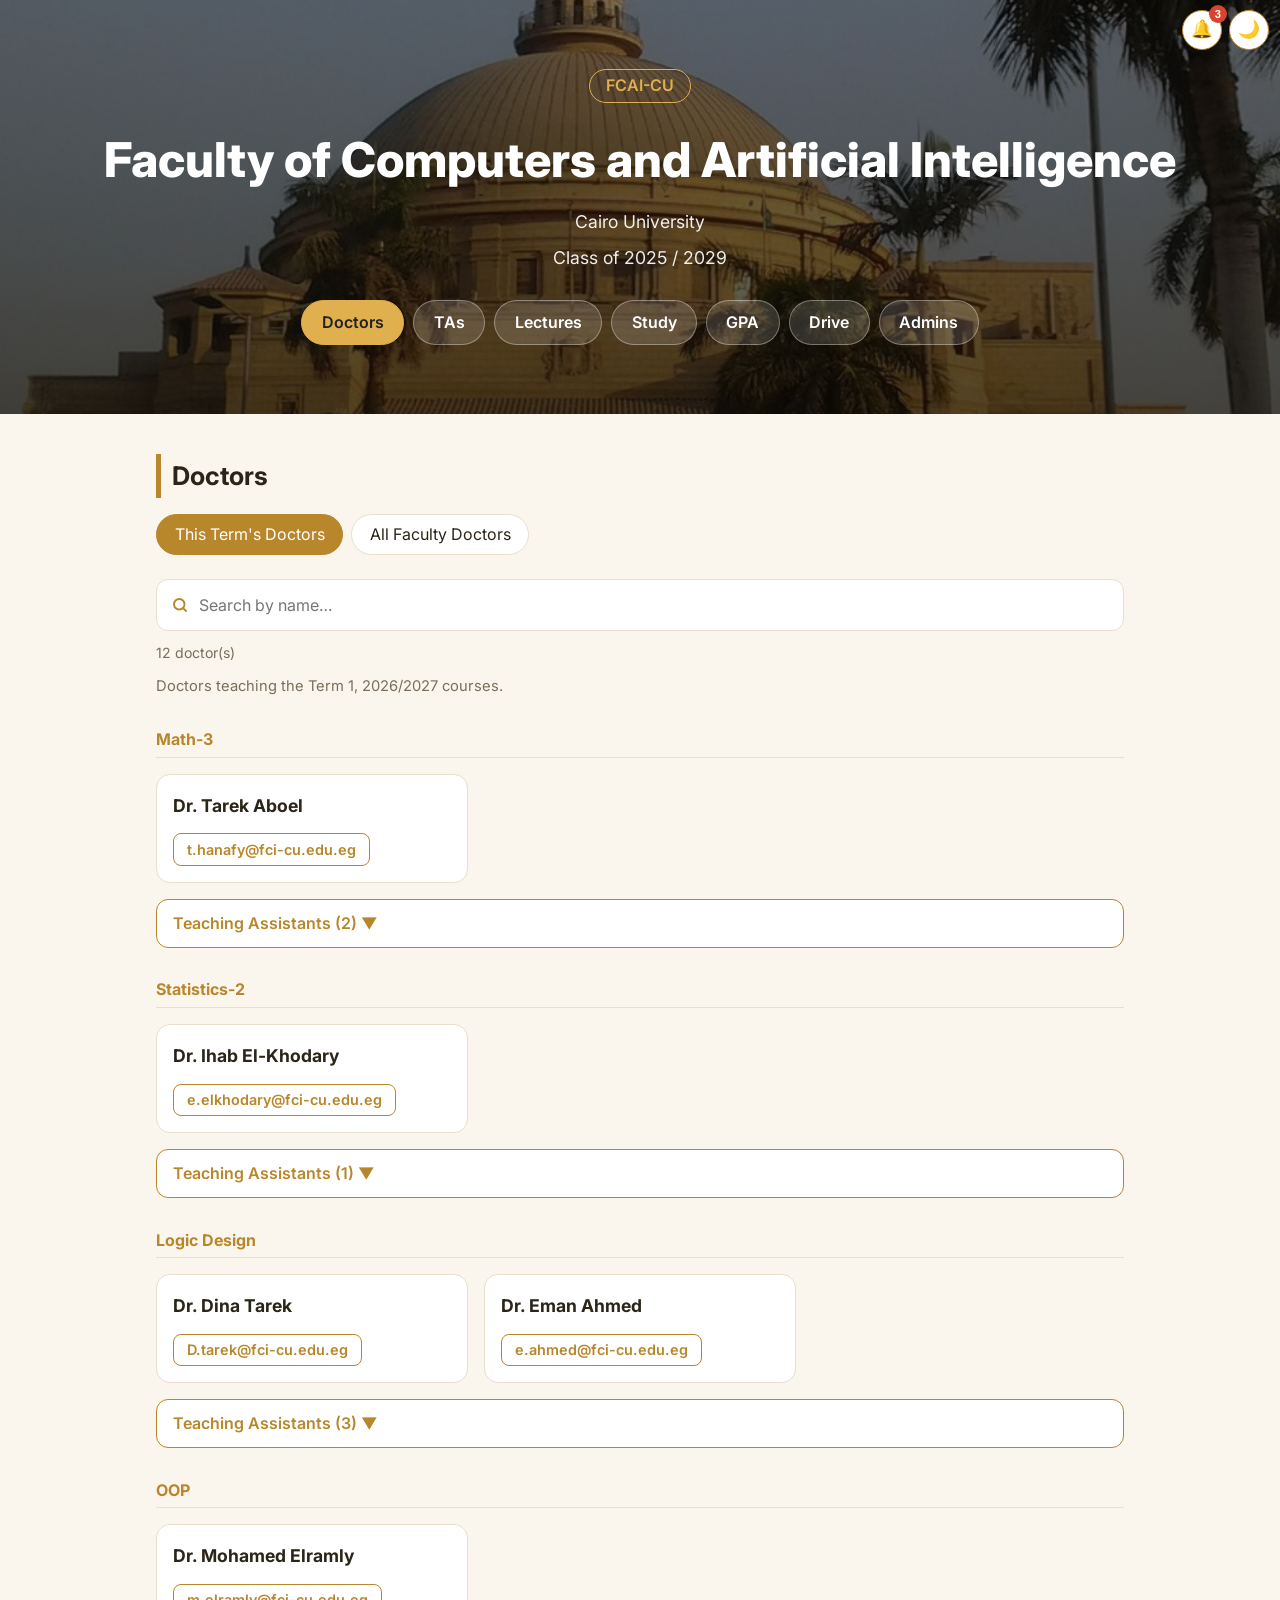
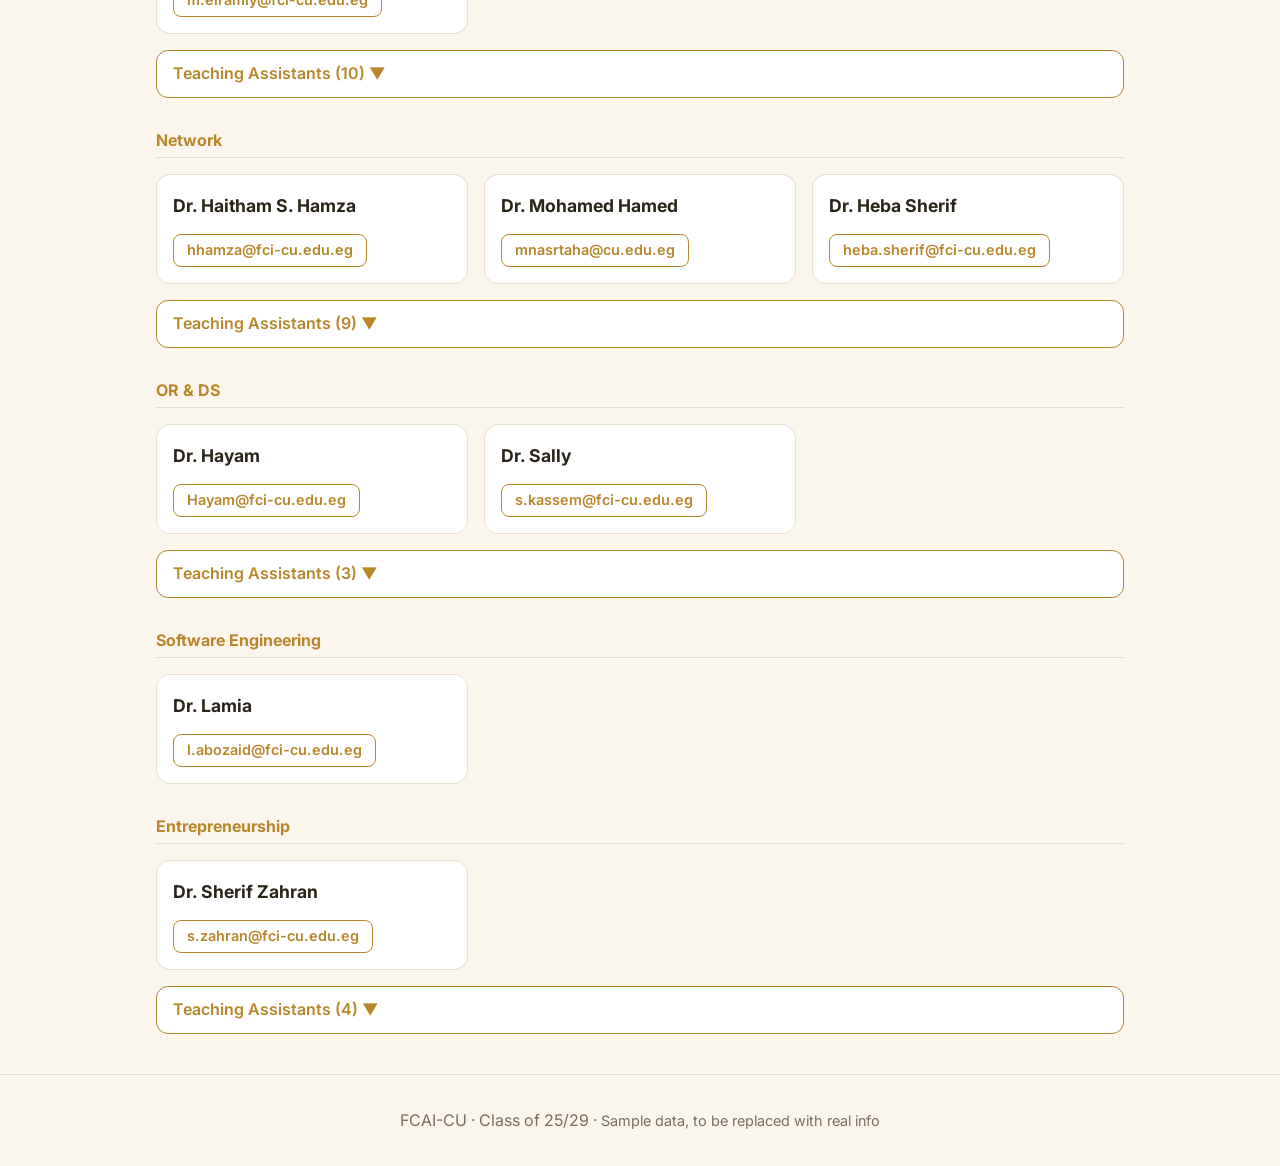
<file: index.html>
<!DOCTYPE html>
<html lang="en" dir="ltr">
<head>
<meta charset="utf-8">
<meta name="viewport" content="width=device-width, initial-scale=1, viewport-fit=cover">
<title>FCAI-CU | Class of 25/29</title>
<link rel="manifest" href="manifest.webmanifest">
<link rel="apple-touch-icon" href="icon-192.png">
<meta name="theme-color" content="#b8862b">
<meta name="apple-mobile-web-app-capable" content="yes">
<meta name="mobile-web-app-title" content="FCAI-CU">
<link href="https://fonts.googleapis.com/css2?family=Inter:wght@400;600;800&display=swap" rel="stylesheet">
<style>
:root{box-sizing:border-box;padding-top:env(safe-area-inset-top,0px);padding-bottom:env(safe-area-inset-bottom,0px);
--bg:#faf6ee;--card:#fff;--text:#2b2418;--muted:#7a6e5a;--accent:#b8862b;--line:#e8dfcc}
@media (prefers-color-scheme:dark){:root:not([data-theme="light"]){--bg:#17130c;--card:#221c11;--text:#f3ead6;--muted:#a99b80;--accent:#e0b04f;--line:#3a3120}}
:root[data-theme="dark"]{--bg:#17130c;--card:#221c11;--text:#f3ead6;--muted:#a99b80;--accent:#e0b04f;--line:#3a3120}
html{scroll-padding-top:env(safe-area-inset-top,0px);scroll-behavior:smooth}
*,*:before,*:after{box-sizing:inherit}
body{margin:0;background:var(--bg);color:var(--text);font-family:'Inter',system-ui,-apple-system,Segoe UI,Arial,sans-serif;line-height:1.7}
.hero{min-height:46vh;display:flex;flex-direction:column;justify-content:center;align-items:center;text-align:center;padding:2rem 1rem;color:#fff;
background:linear-gradient(rgba(10,8,4,.55),rgba(10,8,4,.7)),url([data-uri]) center/cover no-repeat}
.hero h1{font-size:clamp(1.6rem,5vw,3rem);margin:.2rem 0;font-weight:800}
.hero p{margin:.2rem 0;font-size:1.1rem;opacity:.92}
.badge{display:inline-block;border:1px solid #e0b04f;color:#e0b04f;padding:.15rem 1rem;border-radius:99px;font-weight:600;margin-bottom:.8rem}
nav{display:flex;gap:.6rem;flex-wrap:wrap;justify-content:center;margin-top:1.5rem}
nav a{background:rgba(255,255,255,.14);color:#fff;text-decoration:none;padding:.5rem 1.2rem;border-radius:99px;border:1px solid rgba(255,255,255,.35);font-weight:600}
nav a:hover{background:#e0b04f;color:#222}
main{max-width:1000px;margin:0 auto;padding:1rem}
section{padding:1.5rem 0;display:none}
section.on{display:block}
.grp{grid-column:1/-1;margin:.8rem 0 0;font-size:1rem;color:var(--accent);border-bottom:1px solid var(--line);padding-bottom:.2rem}
nav a.on{background:#e0b04f;color:#222;border-color:#e0b04f}
h2{font-size:1.6rem;margin:0 0 1rem;border-left:5px solid var(--accent);padding-left:.7rem}
.grid{display:grid;grid-template-columns:repeat(auto-fill,minmax(250px,1fr));gap:1rem}
.card{background:var(--card);border:1px solid var(--line);border-radius:14px;padding:1rem}
.card h3{margin:0 0 .2rem;font-size:1.1rem}
.card .sub{color:var(--muted);font-size:.95rem}
.btn{display:inline-block;margin-top:.6rem;margin-right:.4rem;color:var(--accent);font-weight:600;text-decoration:none;border:1px solid var(--accent);padding:.2rem .8rem;border-radius:8px;font-size:.9rem}
.tabs{display:flex;gap:.5rem;margin-bottom:1rem;flex-wrap:wrap}
.tabs button{font:inherit;background:var(--card);color:var(--text);border:1px solid var(--line);padding:.4rem 1.1rem;border-radius:99px;cursor:pointer}
.tabs button.on{background:var(--accent);color:#fff;border-color:var(--accent)}
footer{text-align:center;color:var(--muted);padding:2rem 1rem;border-top:1px solid var(--line)}
.note{color:var(--muted);font-size:.9rem}
.searchbar{position:sticky;top:env(safe-area-inset-top,0px);z-index:5;background:var(--bg);padding:.5rem 0 .3rem}
.search{width:100%;font:inherit;padding:.7rem 1rem .7rem 2.6rem;border-radius:12px;border:1px solid var(--line);color:var(--text);outline:none;
background:var(--card) url("data:image/svg+xml,%3Csvg xmlns='http://www.w3.org/2000/svg' width='18' height='18' viewBox='0 0 24 24' fill='none' stroke='%23b8862b' stroke-width='2.5' stroke-linecap='round'%3E%3Ccircle cx='11' cy='11' r='7'/%3E%3Cpath d='M20 20l-3.5-3.5'/%3E%3C/svg%3E") no-repeat .9rem center}
.search:focus{border-color:var(--accent);box-shadow:0 0 0 3px rgba(184,134,43,.18)}
.count{color:var(--muted);font-size:.88rem;margin:.3rem 0 .6rem}
.hint{color:var(--muted);font-size:.92rem;margin:0 0 .9rem}
.dir{grid-template-columns:repeat(auto-fill,minmax(290px,1fr));gap:.7rem}
.p{display:flex;gap:.8rem;align-items:flex-start;padding:.8rem .9rem}
.av{flex:0 0 2.6rem;height:2.6rem;border-radius:50%;background:var(--accent);color:#fff;display:flex;align-items:center;justify-content:center;font-weight:800;font-size:.95rem}
.pi{min-width:0}
.p h3{font-size:1rem;line-height:1.3}
.p .btn{margin:.4rem 0 0;font-size:.82rem;padding:.15rem .6rem;word-break:break-all}
.grp span{color:var(--muted);font-weight:400;font-size:.85rem;margin-left:.4rem}
.empty{color:var(--muted);grid-column:1/-1;text-align:center;padding:1.5rem 0}
.tatoggle{grid-column:1/-1;font:inherit;font-weight:600;text-align:left;background:var(--card);color:var(--accent);border:1px solid var(--accent);border-radius:12px;padding:.6rem 1rem;cursor:pointer}
.tatoggle:hover{background:var(--accent);color:#fff}

.fab{position:fixed;top:calc(env(safe-area-inset-top,0px) + .6rem);z-index:20;width:2.5rem;height:2.5rem;border-radius:50%;border:1px solid var(--accent);background:var(--card);color:var(--text);font-size:1.1rem;line-height:1;cursor:pointer;display:flex;align-items:center;justify-content:center}
#tt{right:.7rem}#bell{right:3.6rem}
.fab:focus-visible,.pbtn:focus-visible{outline:2px solid var(--accent);outline-offset:2px}
.badge-n{position:absolute;top:-.35rem;right:-.35rem;min-width:1.15rem;height:1.15rem;padding:0 .3rem;border-radius:99px;background:#d6452d;color:#fff;font-size:.7rem;font-weight:700;display:none;align-items:center;justify-content:center}
.badge-n.on{display:flex}
.ov{position:fixed;inset:0;z-index:30;background:rgba(10,8,4,.55);display:none;justify-content:center;align-items:flex-start;padding:calc(env(safe-area-inset-top,0px) + 3.8rem) 1rem 1rem}
.ov.on{display:flex}
.panel{width:100%;max-width:520px;max-height:100%;overflow:auto;background:var(--bg);color:var(--text);border:1px solid var(--line);border-radius:14px;padding:1rem}
.panel h2{margin-bottom:.6rem}
.phead{display:flex;justify-content:space-between;align-items:center;gap:.5rem}
.pbtn{font:inherit;font-weight:600;background:var(--card);color:var(--accent);border:1px solid var(--accent);border-radius:8px;padding:.2rem .8rem;cursor:pointer;font-size:.9rem}
.panel .card{margin-bottom:.7rem}
.panel .card.new{border-color:var(--accent);box-shadow:0 0 0 2px rgba(184,134,43,.25)}
.ntag{display:inline-block;font-size:.75rem;font-weight:600;padding:.05rem .65rem;border-radius:99px;border:1px solid var(--accent);color:var(--accent);margin:0 .4rem .3rem 0}
.ntag.sample{border-color:var(--muted);color:var(--muted);border-style:dashed}

.bar{height:.55rem;border-radius:99px;background:var(--line);overflow:hidden;margin:.5rem 0 .3rem}
.bar i{display:block;height:100%;background:var(--accent);border-radius:99px;transition:width .25s}
.chips{display:flex;flex-wrap:wrap;gap:.35rem;margin-top:.6rem}
.chip{font:inherit;font-size:.85rem;min-width:2.1rem;height:2.1rem;border-radius:8px;border:1px solid var(--line);background:var(--card);color:var(--text);cursor:pointer}
.chip.on{background:var(--accent);border-color:var(--accent);color:#fff;font-weight:600}
.chip:focus-visible,.fcard:focus-visible{outline:2px solid var(--accent);outline-offset:2px}
.fcard{display:flex;align-items:center;justify-content:center;text-align:center;width:100%;min-height:12rem;padding:1.5rem;font:inherit;font-size:1.15rem;line-height:1.5;background:var(--card);color:var(--text);border:1px solid var(--line);border-radius:14px;cursor:pointer}
.fcard.back{border-color:var(--accent);background:var(--bg)}
.fcard small{display:block;color:var(--muted);font-size:.8rem;margin-top:.8rem}
.fcctl{display:flex;gap:.5rem;flex-wrap:wrap;align-items:center;justify-content:center;margin-top:.8rem}
.stabs{margin-bottom:1rem}

.snbox{display:flex;gap:.5rem;flex-wrap:wrap;margin:.5rem 0 1rem}
.snbox input,.snbox select,.ta{font:inherit;padding:.6rem 1rem;border-radius:12px;border:1px solid var(--line);background:var(--card);color:var(--text);outline:none}
.snbox input,.snbox select{flex:1 1 11rem}
.ta{width:100%;resize:vertical}
.snbox input:focus,.snbox select:focus,.ta:focus{border-color:var(--accent);box-shadow:0 0 0 3px rgba(184,134,43,.18)}
.snbox button{font:inherit;font-weight:600;background:var(--accent);color:#fff;border:0;border-radius:12px;padding:.6rem 1.2rem;cursor:pointer}
.snbox button:focus-visible{outline:2px solid var(--accent);outline-offset:2px}
.chead{display:flex;justify-content:space-between;align-items:flex-start;gap:.5rem}
.chead .btn{margin:0;font-size:.8rem;padding:.1rem .6rem;background:none;cursor:pointer;font-family:inherit}

.glist{display:flex;flex-direction:column;gap:.6rem}
.gc{border:1px solid var(--line);border-radius:12px;background:var(--card);padding:.7rem .8rem}
.gc .gt{display:flex;align-items:flex-start;gap:.6rem;font-weight:600;cursor:pointer}
.gc .gt input{width:1.15rem;height:1.15rem;margin-top:.2rem;flex:none}
.gc .gr{display:grid;grid-template-columns:1fr 1fr;gap:.6rem;margin-top:.6rem}
.gc .gr label{display:flex;flex-direction:column;gap:.25rem;font-size:.8rem;color:var(--muted)}
.gc .gr select{font:inherit;font-size:1rem;padding:.55rem .6rem;border-radius:10px;border:1px solid var(--line);background:var(--bg);color:var(--text);width:100%}
.gc .gr select:focus{outline:none;border-color:var(--accent);box-shadow:0 0 0 3px rgba(184,134,43,.18)}
.gempty{padding:1.2rem;text-align:center;color:var(--muted);border:1px solid var(--line);border-radius:12px;background:var(--card)}
.xwrap{overflow-x:auto;border:1px solid var(--line);border-radius:12px;background:var(--card)}
.xl{width:100%;min-width:600px;border-collapse:collapse}
.xl th,.xl td{border-bottom:1px solid var(--line);border-right:1px solid var(--line);padding:0;text-align:left}
.xl th{padding:.5rem .6rem;font-size:.85rem;color:var(--muted);background:var(--bg)}
.xl th:last-child,.xl td:last-child{border-right:0}
.xl tr:last-child td{border-bottom:0}
.xl td:first-child{padding:.3rem .6rem;color:var(--muted);width:2.2rem}
.xl input{width:100%;font:inherit;border:0;background:transparent;color:var(--text);padding:.55rem .6rem;outline:none}
.xl input:focus{background:var(--bg);box-shadow:inset 0 0 0 2px var(--accent)}
.xl td.xp{padding:.4rem .6rem;min-width:9rem}
.xl td.xp .bar{margin:.1rem 0}
.xl .xdel{margin:.3rem;cursor:pointer;background:none;font-family:inherit}
.sr{position:absolute;width:1px;height:1px;overflow:hidden;clip:rect(0 0 0 0)}
.qopt{display:block;width:100%;text-align:left;font:inherit;padding:.7rem 1rem;margin:.5rem 0;border-radius:12px;border:1px solid var(--line);background:var(--card);color:var(--text);cursor:pointer}
.qopt:hover:not(:disabled){border-color:var(--accent)}
.qopt:disabled{cursor:default}
.qopt.ok{border-color:#2e8b57;box-shadow:0 0 0 2px rgba(46,139,87,.25)}
.qopt.bad{border-color:#d6452d;box-shadow:0 0 0 2px rgba(214,69,45,.25)}
.qopt:focus-visible{outline:2px solid var(--accent);outline-offset:2px}
.qexp{margin:.6rem 0;padding:.7rem 1rem;border-left:4px solid var(--accent);background:var(--card);border-radius:0 10px 10px 0;color:var(--muted)}
.qscore{font-size:2rem;font-weight:800;color:var(--accent);text-align:center;margin:.5rem 0}
</style>

</head>
<body>
<button id="bell" class="fab" type="button" aria-label="Announcements">🔔<span id="bn" class="badge-n"></span></button>
<button id="tt" class="fab" type="button"></button>
<div id="ov" class="ov" role="dialog" aria-modal="true" aria-label="Announcements"><div class="panel">
 <div class="phead"><h2>Announcements</h2><button id="pc" class="pbtn" type="button">Close</button></div>
 <div id="notifbox" style="margin-bottom:.8rem"></div>
 <div id="annlist"></div>
</div></div>
<header class="hero">
  <span class="badge">FCAI-CU</span>
  <h1>Faculty of Computers and Artificial Intelligence</h1>
  <p>Cairo University</p>
  <p>Class of 2025 / 2029</p>
  <nav><a href="#doctors">Doctors</a><a href="#tas">TAs</a><a href="#courses">Lectures</a><a href="#study">Study</a><a href="#gpa">GPA</a><a href="#drive">Drive</a><a href="#admins">Admins</a></nav>
</header>
<main>
  <section id="doctors"><h2>Doctors</h2>
  <div class="tabs" id="dtabs"><button class="on" data-v="term">This Term's Doctors</button><button data-v="all">All Faculty Doctors</button></div>
  <div class="searchbar"><input class="search" id="qd" type="search" placeholder="Search by name…" autocomplete="off"></div>
  <p class="count" id="cd"></p>
  <div id="vterm"><p class="hint">Doctors teaching the Term 1, 2026/2027 courses.</p><div class="grid" id="docs"></div></div>
  <div id="vall" style="display:none"><div class="grid dir" id="alldocs"></div></div></section>
  <section id="tas"><h2>Teaching Assistants</h2>
  <div class="searchbar"><input class="search" id="qt" type="search" placeholder="Search a TA by name…" autocomplete="off"></div>
  <p class="count" id="ct"></p>
  <div class="grid dir" id="talist"></div></section>
  <section id="courses"><h2>Lectures · Term 1, 2026/2027</h2><p class="note">Second Level. Sections and labs depend on your S-number (coming soon).</p><div class="tabs" id="tabs"></div><div class="grid" id="crs"></div></section>
  <section id="drive"><h2>Class Drive</h2><div class="card"><h3>Class of 25/29 Drive</h3><div class="sub">Lecture slides, notes, assignments and past exams.</div><a class="btn" href="https://drive.google.com/drive/folders/1n3KgYV0IJU8zsqvitfGdt4z3gk4gV-nd?usp=drive_link" target="_blank" rel="noopener">Open Google Drive</a></div></section>
  <section id="study"><h2>My study space</h2>
  <p class="hint">The tables are yours. They are saved on your own device, and nobody else can see them.</p>
  <div id="vtrack">
   <p class="note">Pick a course from the list or type your own. Then set how many lectures it has and how many you finished.</p>
   <datalist id="kc"></datalist>
   <div class="xwrap"><table class="xl"><thead><tr><th>#</th><th>Course</th><th>Lectures</th><th>Done</th><th>Progress</th><th><span class="sr">Remove</span></th></tr></thead><tbody id="xbody"></tbody></table></div>
   <div class="snbox" style="margin-top:.8rem"><button id="xadd" type="button">Add row</button></div></div>
  </section>
  <section id="gpa"><h2>GPA calculator</h2>
  <p class="hint">Pick your level, tick the courses you want to include, and choose the grade for each one. Your GPA shows below. You can change the credit hours. Everything is saved on your own device.</p>
  <div class="snbox"><select id="glevel" aria-label="Level"></select><input id="gq" type="search" placeholder="Search any course in the whole faculty..." autocomplete="off" aria-label="Search courses"></div>
  <div id="gbody" class="glist"></div>
  <div class="snbox" style="margin-top:.8rem"><button id="gclr" type="button">Clear all</button></div>
  <div class="grid" style="margin-top:.8rem;grid-template-columns:repeat(auto-fit,minmax(200px,1fr))"><div class="card"><h3>Your GPA</h3><div class="qscore" id="gterm">-</div></div><div class="card"><h3>Earned hours</h3><div class="qscore" id="gearn">-</div><div class="note" id="ghrs" aria-live="polite"></div></div></div>
  <h3 class="grp">Cumulative GPA (optional)</h3>
  <p class="note">Enter your GPA and credit hours before these courses to get your new cumulative GPA.</p>
  <div class="snbox"><input id="gpg" type="number" step="0.01" min="0" max="4" placeholder="Previous GPA" aria-label="Previous GPA"><input id="gph" type="number" min="0" max="400" placeholder="Previous registered hours" aria-label="Previous registered hours"></div>
  <div class="card"><h3>Cumulative GPA</h3><div class="qscore" id="gcum">-</div></div>
</section>
  <section id="admins"><h2>Admins</h2><div class="grid" id="adm"></div></section>
</main>
<footer>FCAI-CU · Class of 25/29 · <span class="note">Sample data, to be replaced with real info</span></footer>
<script>
// ===== Edit data here =====
const doctors=[
 {"name": "Dr. Tarek Aboel", "course": "Math-3", "email": "t.hanafy@fci-cu.edu.eg"},
 {"name": "Dr. Ihab El-Khodary", "course": "Statistics-2", "email": "e.elkhodary@fci-cu.edu.eg"},
 {"name": "Dr. Dina Tarek", "course": "Logic Design", "email": "D.tarek@fci-cu.edu.eg"},
 {"name": "Dr. Eman Ahmed", "course": "Logic Design", "email": "e.ahmed@fci-cu.edu.eg"},
 {"name": "Dr. Mohamed Elramly", "course": "OOP", "email": "m.elramly@fci-cu.edu.eg"},
 {"name": "Dr. Haitham S. Hamza", "course": "Network", "email": "hhamza@fci-cu.edu.eg"},
 {"name": "Dr. Mohamed Hamed", "course": "Network", "email": "mnasrtaha@cu.edu.eg"},
 {"name": "Dr. Heba Sherif", "course": "Network", "email": "heba.sherif@fci-cu.edu.eg"},
 {"name": "Dr. Hayam", "course": "OR & DS", "email": "Hayam@fci-cu.edu.eg"},
 {"name": "Dr. Sally", "course": "OR & DS", "email": "s.kassem@fci-cu.edu.eg"},
 {"name": "Dr. Lamia", "course": "Software Engineering", "email": "l.abozaid@fci-cu.edu.eg"},
 {"name": "Dr. Sherif Zahran", "course": "Entrepreneurship", "email": "s.zahran@fci-cu.edu.eg"}
];
const admins=[
 {name:"Ali",role:"Admin",contact:"https://wa.me/201094025274",label:"WhatsApp · 01094025274"},
 {name:"Malak",role:"Admin",contact:"https://wa.me/201123258794",label:"WhatsApp · 01123258794"},
 {name:"Haya",role:"Admin",contact:"https://wa.me/201019821380",label:"WhatsApp · 01019821380"},
 {name:"Ziad",role:"Admin",contact:"https://wa.me/201109374374",label:"WhatsApp · 01109374374"},
 {name:"Sarah",role:"Admin",contact:"https://wa.me/201020392327",label:"WhatsApp · 01020392327"},
 {name:"Karim",role:"Admin",contact:"https://wa.me/201013717180",label:"WhatsApp · 01013717180"},
 {name:"Youssef Hossam",role:"Admin",contact:"https://wa.me/201027245903",label:"WhatsApp · 01027245903"},
 {name:"Shahd",role:"Admin",contact:"https://wa.me/201027245903",label:"WhatsApp · 01027245903"},
 {name:"Mai",role:"Admin",contact:"https://wa.me/201118051436",label:"WhatsApp · 01118051436"},
 {name:"Habiba",role:"Admin",contact:"https://wa.me/201285853065",label:"WhatsApp · 01285853065"}
];
const L=(day,time,course,doc,A,B,note)=>({day,time,course,doc,A,B,note});
const IF="I. Farag Hall",AS="Al-Shafei Hall";
const lectures=[
 L("Saturday","09:30 - 11:00","Entrepreneurship","Dr. Sherif Zahran",IF,AS),
 L("Sunday","11:15 - 12:45","Probability & Statistics-2","Prof. Ehab El-Khodary",IF,AS),
 L("Sunday","12:45 - 02:15","Object Oriented Programming","Dr. Mohamed El-Ramly",IF,AS),
 L("Sunday","02:30 - 04:00","Mathematics-3","Prof. Tarek Aboel-Enin",IF,AS),
 L("Monday","08:00 - 09:30","Intro to Operations Research & Decision Support","Dr. Sally Kasem & Dr. Hayam Gamal",AS,IF),
 L("Tuesday","08:00 - 09:30","Probability & Statistics-2","Prof. Ehab El-Khodary",IF,AS),
 L("Tuesday","09:30 - 11:00","Computer Network Technology","Prof. Haitham Safwat, Prof. Mohamed Hamed & Dr. Heba El-Sherif",IF,AS),
 L("Tuesday","12:45 - 02:15","Mathematics-3","Prof. Tarek Aboel-Enin",IF,AS),
 L("Wednesday","11:15 - 12:45","Computer Network Technology","Prof. Haitham Safwat, Prof. Mohamed Hamed & Dr. Heba El-Sherif",AS,IF),
 L("Wednesday","12:45 - 02:15","Intro to Operations Research & Decision Support","Dr. Sally Kasem & Dr. Hayam Gamal",AS,IF),
 L("Thursday","12:45 - 02:15","Object Oriented Programming","Dr. Mohamed El-Ramly",IF,AS)
];
const other=[
 L("Monday","12:45 - 04:00","Logic Design","Dr. Eman Ahmed & Dr. Dina Tarek",AS,AS,"From the 'Second Level - Second' table"),
 L("Wednesday","08:00 - 11:00","Intro to Software Engineering","Dr. Lamia Abo Zaid","Exam. Room 409","Exam. Room 409","From the 'Second Level - Retakes' table")
];

const E=s=>String(s).replace(/[&<>"]/g,c=>({"&":"&amp;","<":"&lt;",">":"&gt;",'"':"&quot;"}[c]));
// ===== This term's TAs: [name, email, course]. Put the course name exactly as in the doctors list (Math-3, Statistics-2, Logic Design, OOP, Network, OR & DS, Software Engineering, Entrepreneurship). Empty course = shown in a general group =====
const termTAs=[
 ["Maya Ahmed Kamal","mayakamal@fci-cu.edu.eg","OOP"],
 ["Mennat Allah Mamdouh","m.asfour@fci-cu.edu.eg","OOP"],
 ["Hager Mahmoud Ashry","hager.ashry@fci-cu.edu.eg","OOP"],
 ["Andrew Maher","andrewmaher@fci-cu.edu.eg","OOP"],
 ["Aya Tarek Shehata","ayashehata@fci-cu.edu.eg","OOP"],
 ["Dalia Mohammed Mustafa","d.elnaqib@fci-cu.edu.eg","OOP"],
 ["Esraa Salem Ahmed","e.salem@fci-cu.edu.eg","OOP"],
 ["Mahetab Saadony Kamel","m.saadony@fci-cu.edu.eg","OOP"],
 ["Mohamed Atta Fahim","m.atta@fci-cu.edu.eg","OOP"],
 ["Sarah Ahmed Elnady","s.elnady@fci-cu.edu.eg","OOP"],
 ["Nourhan El-Khodary","nourhan.elkhodary@fci-cu.edu.eg","Statistics-2"],
 ["Mohamed Khaled","mathcu232@gmail.com","Math-3"],
 ["Zeinab Hesham","z.hesham@fci-cu.edu.eg","Math-3"],
 ["Eman Raslan","emanraslan@fci-cu.edu.eg","Network"],
 ["Ahmed Alaa El-din Ismael Ghazal","a.alaa@fci-cu.edu.eg","Network"],
 ["Eman Yehia Mohamed Mosad","e.yehia@fci-cu.edu.eg","Network"],
 ["Mohamed Hamed","mnasrtaha@fci-cu.edu.eg","Network"],
 ["Mohamed Talaat Saad","mtalaat@fci-cu.edu.eg","Network"],
 ["Mohammed Mahmoud Saad El-din El-Khawlany","m.saadelden@fci-cu.edu.eg","Network"],
 ["Sara Magdy Abdelmonem","s.magdy@fci-cu.edu.eg","Network"],
 ["Toqa Tawfiq Gharib Mohamed","t.tawfiq@fci-cu.edu.eg","Network"],
 ["Yomna Ismail Fathy","yomnafathy@fci-cu.edu.eg","Network"],
 ["Hayam Gamal Mohamed","hayam@fci-cu.edu.eg","OR & DS"],
 ["Areej Mohamed Mamdouh Zaki","areej.m.zaki@fci-cu.edu.eg","OR & DS"],
 ["Sally Saad Kassem","s.kassem@fci-cu.edu.eg","OR & DS"],
 ["Sherif Zahran","s.zahran@fci-cu.edu.eg","Entrepreneurship"],
 ["Ahmed Ramzy Ahmed Ahmed Negm","a.ramzy@fci-cu.edu.eg","Entrepreneurship"],
 ["Nesma Mostafa Zaki","n.mostafa@fci-cu.edu.eg","Entrepreneurship"],
 ["Zeinab Adel Farid El-Ghobashy","Zeinab@fci-cu.edu.eg","Entrepreneurship"],
 ["Rana Abdelkader","r.abdelkader@fci-cu.edu.eg","Logic Design"],
 ["Ali Farouk Ali Mohamed Khalifa","a.farouk@fci-cu.edu.eg","Logic Design"],
 ["Yomna Ismail Fathy","yomnafathy@fci-cu.edu.eg","Logic Design"]
];
const byCourse={};doctors.forEach(d=>(byCourse[d.course]=byCourse[d.course]||[]).push(d));
const staffDocs=[["Prof.","Ibrahim Farag Abd El-Rahman","i.farag@fci-cu.edu.eg","Computer Science",""],["Assoc.Prof.","Akram Ibrahim Mohamed Salah","akram.salah@fci-cu.edu.eg","Computer Science",""],["Prof.","Salwa Elgamal","s.elgamal@fci-cu.edu.eg","Computer Science",""],["Prof.","Aly Aly Fahmy","a.fahmy@fci-cu.edu.eg","Computer Science",""],["Prof.","Hesham Ahmed Hassan Mohamed","h.hassan@fci-cu.edu.eg","Computer Science",""],["Prof.","Fatma Abd El-Sattar Omara","f.omara@fci-cu.edu.eg","Computer Science",""],["Prof.","Reem Bahgat","r.bahgat@fci-cu.edu.eg","Computer Science",""],["Prof.","Khaled Fouad Sayed Shaalan","k.shaalan@fci-cu.edu.eg","Computer Science",""],["Prof.","Amr Ahmed Badr","amr.badr@fci-cu.edu.eg","Computer Science",""],["Prof.","Samhaa Rafie Adel Elbeltagi","s.elbeltagy@fci-cu.edu.eg","Computer Science",""],["Prof.","Abeer Mohamed El-Korani Mohamed","a.korani@fci-cu.edu.eg","Computer Science","Head of Computer Science Dept."],["Assoc. Prof.","Samir Abdel Rahman","s.abdelrahman@fci-cu.edu.eg","Computer Science",""],["Assoc. Prof.","Amr Atef Kamel Hassanien","a.kamel@fci-cu.edu.eg","Computer Science",""],["Assoc. Prof.","Khaled Tawfik Hassan Wasif","kwassif@fci-cu.edu.eg","Computer Science",""],["Assoc. Prof.","Ahmed Shawky Moussa","a.moussa@fci-cu.edu.eg","Computer Science",""],["Assoc. Prof.","Sherif Essam El-Din Khattab","s.khattab@fci-cu.edu.eg","Computer Science",""],["Dr.","Mostafa Reda Abdallah El-Tantawy","m.reda@fci-cu.edu.eg","Computer Science",""],["Dr.","Mohammad El-Ramly","m.elramy@fci-cu.edu.eg","Computer Science",""],["Dr.","Ali Ahmed Ali Ahmed","a.ahmed@fci-cu.edu.eg","Computer Science",""],["Dr.","Basheer Abd El Fatah","basheer@fci-cu.edu.eg","Computer Science",""],["Dr.","Emad Nabil","e.nabil@fci-cu.edu.eg","Computer Science",""],["Dr.","Nouh Sabri Elmitwally","nouh.sabri@fci-cu.edu.eg","Computer Science",""],["Dr.","Mohamed Nassef Fattoh","m.nassef@fci-cu.edu.eg","Computer Science",""],["Dr.","Hanaa Baiomy Ali Mobarz","h.mobarz@fci-cu.edu.eg","Computer Science",""],["Dr.","Soha Hassan MahmoudMakady","s.makady@fci-cu.edu.eg","Computer Science",""],["Dr.","Cherry Ahmed","c.ahmed@fci-cu.edu.eg","Computer Science",""],["Dr.","Amin Mohamed Allam","a.allam@fci-cu.edu.eg","Computer Science",""],["Dr.","Lamia Abo Zaid","l.abozaid@fci-cu.edu.eg","Computer Science",""],["Dr.","Waleed Ahmed Fouad","w.fouad@fci-cu.edu.eg","Computer Science",""],["Dr.","Eman Hossny","e.hossny@fci-cu.edu.eg","Computer Science",""],["Dr.","Sara Maadawy Hassan","s.maadawy@fci-cu.edu.eg","Computer Science",""],["Dr.","Sabah Sayed","s.sayed@fci-cu.edu.eg","Computer Science",""],["Assoc. Prof.","Sherif Abd El-Megeed Mazen","s.mazen@fci-cu.edu.eg","Information Systems",""],["Assoc. Prof.","Ali Hamed Elbastawesy","alibasta@fci-cu.edu.eg","Information Systems",""],["Prof.","Galal Hassan Galal-Edeen","galal@fci-cu.edu.eg","Information Systems",""],["Prof.","Mohamed E. El-Sharkawi","m.elsharkawi@fci-cu.edu.eg","Information Systems",""],["Assoc. Prof.","Mohamed Nour Eldien","m.nour@fci-cu.edu.eg","Information Systems",""],["Prof.","Hoda Mokhtar Omar Mokhtar","h.mokhtar@fci-cu.edu.eg","Information Systems","Head of Information Systems Dept."],["Prof.","Ehab Ezat Sharaf El-deen","e.ezat@fci-cu.edu.eg","Information Systems",""],["Assoc. Prof.","Hatem Mohamed Abd El-Monem El-Kadi","hkadi@fci-cu.edu.eg","Information Systems",""],["Assoc. Prof.","Ahmed Mahmoud Hani Awad","a.gaafar@fci-cu.edu.eg","Information Systems",""],["Assoc. Prof.","Amal Elgammal","a.elgammal@fci-cu.edu.eg","Information Systems",""],["Assoc. Prof.","Neamat Abdelhady","n.eltazi@fci-cu.edu.eg","Information Systems",""],["Dr.","Sherien Farouk Hamed Ghoneim","s.ghoneim@fci-cu.edu.eg","Information Systems",""],["Dr.","Osama Mostafa Mohamed Ismael","osama@fci-cu.edu.eg","Information Systems",""],["Dr.","Hanan Moussa","h.moussa@fci-cu.edu.eg","Information Systems",""],["Dr.","Waleed Helmy Abd El-Hafeez","w.helmy@fci-cu.edu.eg","Information Systems",""],["Dr.","Ayman Taha Farahat","a.taha@fci-cu.edu.eg","Information Systems",""],["Dr.","Neveen Elgamal","n.elgamal@fci-cu.edu.eg","Information Systems",""],["Dr.","Ayman Ramadan Elkilany","a.ramadan@fci-cu.edu.eg","Information Systems",""],["Dr.","Abdeltawab Hendawi","a.hendawi@fci-cu.edu.eg","Information Systems",""],["Dr.","Noha Nagy Mohy Abd El-Rahman","n.nagy@fci-cu.edu.eg","Information Systems",""],["Dr.","Iman Mohamed Atef Helal","i.helal@fci-cu.edu.eg","Information Systems",""],["Dr.","Amany Hassan Badr El-Deen Easa","a.hassan@fci-cu.edu.eg","Information Systems",""],["Prof.","Fathy Aamer","f.aamer@fci-cu.edu.eg","Information Technology",""],["Prof.","Mohamed Gamal Eldien Darwish","g.darwish@fci-cu.edu.eg","Information Technology",""],["Prof.","Hoda Onsi","h.onsi@fci-cu.edu.eg","Information Technology",""],["Prof.","Iman Aly Saroit","i.saroit@fci-cu.edu.eg","Information Technology",""],["Prof.","Reda Abd Elwahab","r.abdelwahab@fci-cu.edu.eg","Information Technology","Dean"],["Prof.","Mahmoud A. Essmael shoman","m.essmael@fci-cu.edu.eg","Information Technology","Vice Dean of Research & Higher Studies"],["Prof.","Aboul Ella Hassanien","aboitcairo@fci-cu.edu.eg","Information Technology",""],["Prof.","Khaled Mostafa","khaledms@fci-cu.edu.eg","Information Technology",""],["Prof.","Hesham Elmahdy","ehesham@fci-cu.edu.eg","Information Technology",""],["Prof.","Neamat Elgayar","n.elgayar@fci-cu.edu.eg","Information Technology",""],["Prof.","Sherif Mahdy Abdou","s.abdou@fci-cu.edu.eg","Information Technology","Head of Information Technology Dept."],["Prof.","Haitham Hamza","hhamza@fci-cu.edu.eg","Information Technology",""],["Prof.","Nivin Abo El-Hadid Ghamry","nivin@fci-cu.edu.eg","Information Technology",""],["Assoc. Prof.","Mohamed Mahmoud Abd Eldayem","mdayem@fci-cu.edu.eg","Information Technology",""],["Assoc. Prof.","Iman Atef Mohamed Elazab","i.elazab@fci-cu.edu.eg","Information Technology",""],["Assoc. Prof.","Amira Mohamed Kotb Nasr","a.kotb@fci-cu.edu.eg","Information Technology",""],["Assoc. Prof.","Moataz Elsaban","m.elsaban@fci-cu.edu.eg","Information Technology",""],["Assoc. Prof.","Eid Mohamed Emary","e.emary@fci-cu.edu.eg","Information Technology",""],["Assoc. Prof.","Sanaa Mohamed Ahmed Taha","staha@fci-cu.edu.eg","Information Technology",""],["Dr.","Mohamed Ahmed Ahmed Refaey","m.refaey@fci-cu.edu.eg","Information Technology",""],["Dr.","Eman El-Sayed Sanad","i.metwaly@fci-cu.edu.eg","Information Technology",""],["Dr.","Mohamed Ahmed Wahby","m.wahby@fci-cu.edu.eg","Information Technology",""],["Dr.","Shimaa Mosaad","s.mosaad@fci-cu.edu.eg","Information Technology",""],["Dr.","Mona Solyman","mona.solyman@fci-cu.edu.eg","Information Technology",""],["Dr.","Nour El-deen Mahmoud Khalifa","nourmahmoud@fci-cu.edu.eg","Information Technology",""],["Dr.","Mohamed Hamed Nasreldin Taha","mnasrtaha@fci-cu.edu.eg","Information Technology",""],["Dr.","Waleed Mohiy El-Din Adly","w.mohiy@fci-cu.edu.eg","Information Technology",""],["Dr.","Eman Moustafa Fahmi","e.moustafa@fci-cu.edu.eg","Information Technology",""],["Prof.","Motaz Mohammed Hosny Korshid","motaz.khorshid@fci-cu.edu.eg","Decision Support",""],["Prof.","Said Aly Hassan","said@fci-cu.edu.eg","Decision Support",""],["Prof.","Assem Abd Elfatah","a.tharwat@fci-cu.edu.eg","Decision Support",""],["Prof.","Mohamed Mostafa Saleh","m.saleh@fci-cu.edu.eg","Decision Support","Vice Dean for Community Development & Environmental Development"],["Prof.","Hesham M. Abdelsalam","h.abdelsalam@fci-cu.edu.eg","Decision Support",""],["Prof.","Ehab Fahmy Elkhodary","e.elkhodary@fci-cu.edu.eg","Decision Support","Vice Dean for Educational & Student Affairs / Head of Decision Support Dept."],["Prof.","Tarek Hanafy Mohamed Aboulenien","t.hanafy@fci-cu.edu.eg","Decision Support",""],["Assoc.Prof.","Mohamed Bayoumi Aly Hassan","dr_bayoumi10@fci-cu.edu.eg","Decision Support",""],["Dr.","Amr Ibrahim Mohamed M. Ali","o.ibrahim@fci-cu.edu.eg","Decision Support",""],["Dr.","Sally Saad Kassem","s.kassem@fci-cu.edu.eg","Decision Support",""],["Dr.","Olivia Mohamed","olivia_morad@fci-cu.edu.eg","Decision Support",""],["Dr.","Ehab Zaky Elfeky","e.elfeky@fci-cu.edu.eg","Decision Support",""],["Dr.","Ayman Ahmed Sabry Abd El-Rahman","a.ghoneim@fci-cu.edu.eg","Decision Support",""],["Dr.","Elshimaa Ahmed Ramadan Elgendi","e.elgendi@fci-cu.edu.eg","Decision Support",""],["Dr.","Doaa Saleh Ali Abd El-Dayem","d.saleh@fci-cu.edu.eg","Decision Support",""],["Dr.","Ghada Mohamed Abd El-Aty Soliman","gh.tolan@fci-cu.edu.eg","Decision Support",""]];
const staffTAs=[["Abdulrahman Abdulmonem Mohamed","a.elsayed@fci-cu.edu.eg","Decision Support"],["Abeer Yehia Taha Ahmed","a.yehia@fci-cu.edu.eg","Decision Support"],["Abla Lotfy Abdelhameed","abla@fci-cu.edu.eg","Information Systems"],["Afaf Abdelmonem Abdelhameed","a.abdelmonem@fci-cu.edu.eg","Decision Support"],["Ahmad Mostafa Nagib","ahmadnagib@fci-cu.edu.eg","Information Technology"],["Ahmed Abd El-Aziz Abbas","a.abdelaziz@fci-cu.edu.eg","Information Systems"],["Ahmed Alaa El-Din Ismael","a.alaa@fci-cu.edu.eg","Information Technology"],["Ahmed Ali Ali","a.ali@fci-cu.edu.eg","Computer Science"],["Ahmed Amr Kamel","a.amr@fci-cu.edu.eg","Information Technology"],["Ahmed Ashry Elsayed","a.ashry@fci-cu.edu.eg","Information Technology"],["Ahmed Atallah Atallah Abo Bakr","a.abobakr@fci-cu.edu.eg","Information Technology"],["Ahmed Emad Samy Youssif","ahmed.emad@fci-cu.edu.eg","Information Systems"],["Ahmed Galal Ahmed Rashed","a.galal@fci-cu.edu.eg","Computer Science"],["Ahmed Mohamed Sayed Abbas","a.mohamed@fci-cu.edu.eg","Computer Science"],["Ahmed Ramzy Ahmed Ahmed Negm","a.ramzy@fci-cu.edu.eg","Information Systems"],["Ahmed Yousef Mohamed Elbaz","a.youssef@fci-cu.edu.eg","Information Technology"],["Ali Ead Ali Zidane","a.zidane@fci-cu.edu.eg","Information Systems"],["Ali Farouk Ali Mohamed Khalifa","a.farouk@fci-cu.edu.eg","Information Technology"],["Aliah Magdy Mohamed Ayoub","a.magdy@fci-cu.edu.eg","Information Systems"],["Amany Adel Mahmoud","a.adel@fci-cu.edu.eg","Information Systems"],["Amany Mohamed Hesham","amany@fci-cu.edu.eg","Computer Science"],["Amany Mohamed Mamdouh","amany.mamdouh@fci-cu.edu.eg","Decision Support"],["Amir Ibrahim Amin","a.ibrahim@fci-cu.edu.eg","Information Technology"],["Amira Ahmed Ali Abo Hozaifa","a.hozaifa@fci-cu.edu.eg","Computer Science"],["Amr Tarek Abdelghany","a.tarek@fci-cu.edu.eg","Information Systems"],["Areej Mohamed Mamdouh Zaki","areej.m.zaki@fci-cu.edu.eg","Decision Support"],["Asmaa Ahmed Osman","asmaa.a.elsayed@fci-cu.edu.eg","Information Technology"],["Asmaa Youssef Fathi","a.fathi@fci-cu.edu.eg","Decision Support"],["Aya Adel Mahmoud","ayaadel@fci-cu.edu.eg","Information Technology"],["Ayat Khairy Mohamed","ayat.khairy@fci-cu.edu.eg","Computer Science"],["Basem Mostafa Ibrahim","b.ibrahim@fci-cu.edu.eg","Information Technology"],["Basma Ezzat Hassan Mohamed","basma.ezzat@fci-cu.edu.eg","Decision Support"],["Basma Mokhtar Hussein","b.moukhtar@fci-cu.edu.eg","Computer Science"],["Basma Mostafa Abd El-Gany Hassan","b.mostafa@fci-cu.edu.eg","Decision Support"],["Cristina William Danial","c.william@fci-cu.edu.eg","Information Technology"],["Dalia Maher Mohamed","d.maher@fci-cu.edu.eg","Computer Science"],["Dalia Mohamed Mustafa","d.elnaqib@fci-cu.edu.eg","Computer Science"],["Desoky Abd El-qawy","d.abdelqawy@fci-cu.edu.eg","Computer Science"],["Dina Abbas Abdelmonem","d.abbas@fci-cu.edu.eg","Information Systems"],["Dina Amr Mohamed Awadallah","dina.amr@fci-cu.edu.eg","Information Systems"],["Dina Ashraf Samir","d.ashraf@fci-cu.edu.eg","Computer Science"],["Dina Ezzat Ahmed","d.ezzat@fci-cu.edu.eg","Information Systems"],["Dina Mohamed Kamal","d.mohamed@fci-cu.edu.eg","Information Systems"],["Dina Sayed Bayomi Sobh","dina.sayed@fci-cu.edu.eg","Information Systems"],["Dina Tarek Mohamed","d.tarek@fci-cu.edu.eg","Information Technology"],["Ebtehal Yahia Abd El-Baky","ebtehal.yahia@fci-cu.edu.eg","Information Systems"],["Elham Shawky","elham.shawky@fci-cu.edu.eg","Information Technology"],["Eman Ahmed Sayed Ahmed","e.ahmed@fci-cu.edu.eg","Information Technology"],["Eman Hassan Sayed Negm","e.negm@fci-cu.edu.eg","Computer Science"],["Eman Ibrahim Shebl","emanraslan@fci-cu.edu.eg","Information Technology"],["Eman Yehia M. Mosad","e.yehia@fci-cu.edu.eg","Information Technology"],["Eslam Osama Mohamed","e.osama@fci-cu.edu.eg","Information Systems"],["Esraa Salem Ahmed","e.salem@fci-cu.edu.eg","Computer Science"],["Farah Samir Barakat","f.samir@fci-cu.edu.eg","Information Technology"],["Farouq Mohamed Farouq Salem","f.salem@fci-cu.edu.eg","Computer Science"],["Fatma Mihany","fatmaabdeldayem@fci-cu.edu.eg","Information Systems"],["Ghada Dahy Fathy Kamel","g.dahy@fci-cu.edu.eg","Information Technology"],["Hala Abd El-kader Mahmoud","h.abdelkader@fci-cu.edu.eg","Information Technology"],["Hala Magdy Hassan Ismail","hala.magdy@fci-cu.edu.eg","Information Systems"],["Hassan Mourad Mohammed Abo-El-Yazeed","h.morad@fci-cu.edu.eg","Computer Science"],["Hayam Gamal Mohamed","hayam@fci-cu.edu.eg","Decision Support"],["Heba Sobhy","heba.sherif@fci-cu.edu.eg","Information Technology"],["Heba Tallah Youssef Mahgoub","h.mahgoub@fci-cu.edu.eg","Computer Science"],["Hend Gamal El-Din Hassan Ali","hendgamal@fci-cu.edu.eg","Information Technology"],["Hoda Ahmed Abd El-Latif Mahgob","h.ahmed@fci-cu.edu.eg","Computer Science"],["Hoda Tawakl Elsayed","h.tawakl@fci-cu.edu.eg","Information Systems"],["Ibrahim Ali Mohamed","i.ali@fci-cu.edu.eg","Computer Science"],["Ibrahim Aly Zedan","i.zedan@fci-cu.edu.eg","Information Technology"],["Ibrahim Gomaa Ibrahim","i.gomaa@fci-cu.edu.eg","Information Systems"],["Ibrahim Hosny Mohamed","i.hosny@fci-cu.edu.eg","Information Technology"],["Iman Fahmy Abd El-Monem","i.fahmy@fci-cu.edu.eg","Decision Support"],["Iman Hamdy Shaheen","i.shaheen@fci-cu.edu.eg","Information Technology"],["Iman Hassan Abdallah Mahmoud","iman.saleh@fci-cu.edu.eg","Information Systems"],["Khadiga Khaled","khadega.khaled@fci-cu.edu.eg","Information Technology"],["Khloud Khaled Attia Mahmoud Attia","k.khaled@fci-cu.edu.eg","Computer Science"],["Laila Mohamed","laila.abdelrahman@fci-cu.edu.eg","Information Systems"],["Laila Mostafa Ibrahim","laila.moustafa@fci-cu.edu.eg","Computer Science"],["Magy Magdi Ibrahim Ahmed Elassal","magy@fci-cu.edu.eg","Decision Support"],["Mahetab Saadony Kamel","m.saadony@fci-cu.edu.eg","Computer Science"],["Mahmoud Ead Abd El-Hafiz Abd El-lahi","m.ead@fci-cu.edu.eg","Information Technology"],["Mahmoud Elsayed Fateaha","m.fateaha@fci-cu.edu.eg","Decision Support"],["Mahmoud Hadad","m.hadad@fci-cu.edu.eg","Computer Science"],["Mahmoud Mohsen Abdelghaffar","m.mohsen@fci-cu.edu.eg","Computer Science"],["Manar Mostafa Kamel Elkady","m.elkady@fci-cu.edu.eg","Computer Science"],["Marwa Hussein Zaki","m.hussein@fci-cu.edu.eg","Information Systems"],["Marwa Mohamed","m.abdelmoniem@fci-cu.edu.eg","Information Systems"],["Marwa Mostafa Sabry","m.sabry@fci-cu.edu.eg","Decision Support"],["Marwa Nabil Abdallah","m.nabil@fci-cu.edu.eg","Computer Science"],["Marwa Tarek Saleh","m.tarek@fci-cu.edu.eg","Information Technology"],["May Adel Ibrahim","m.adel@fci-cu.edu.eg","Decision Support"],["Maysoon Ahmed Jamal Emam","m.jamal@fci-cu.edu.eg","Decision Support"],["Mennat Allah Mamdouh","m.asfour@fci-cu.edu.eg","Computer Science"],["Mennato-Allah Youssef Abd El-Aleam","m.youssef@fci-cu.edu.eg","Computer Science"],["Miral khodeir","miral.h.khodeir@fci-cu.edu.eg","Decision Support"],["Mirette Magdy Michel Ilyas","mirette@fci-cu.edu.eg","Information Systems"],["Mohamed Abd Elwahab","m.abdelwahab@fci-cu.edu.eg","Computer Science"],["Mohamed Ashraf Mohamed","m.ashraf@fci-cu.edu.eg","Information Technology"],["Mohamed Atta Faheem","m.atta@fci-cu.edu.eg","Computer Science"],["Mohamed Elarnaoty","m.elarnaoty@fci-cu.edu.eg","Computer Science"],["Mohamed Mahmoud Hafez","mhafez@fci-cu.edu.eg","Information Systems"],["Mohamed Mostafa Kasem","m.mostafa@fci-cu.edu.eg","Information Technology"],["Mohamed Ramadan Abdelmaksoud","m.ramadan@fci-cu.edu.eg","Information Systems"],["Mohamed Samir Rabey","m.samir@fci-cu.edu.eg","Computer Science"],["Mohamed Talaat Saad","mtalaat@fci-cu.edu.eg","Information Technology"],["Mohammed Mahmoud Saad El-din El-Khawlany","m.saadelden@fci-cu.edu.eg","Decision Support"],["Mona Hamdy ElKalamawy","mona.elkalamawy@fci-cu.edu.eg","Computer Science"],["Mona Khamis Abdel Aty mabrouk","m.khamis@fci-cu.edu.eg","Information Systems"],["Mostafa Mahmoud Hossny","mshossny@fci-cu.edu.eg","Information Technology"],["Nahla Mohamed A. Abdellatif","n.abdellatif@fci-cu.edu.eg","Information Systems"],["Nehal Ahmed Abdelbaqi","n.ahmed@fci-cu.edu.eg","Information Systems"],["Nesma Mohamed Hanafy","n.mohamed@fci-cu.edu.eg","Decision Support"],["Nesma Mostafa Zaki","n.mostafa@fci-cu.edu.eg","Information Systems"],["Nora Abd El-Hameed MoHamed","n.abdelhameed@fci-cu.edu.eg","Computer Science"],["Noran Mohamed Hashem","noran@fci-cu.edu.eg","Computer Science"],["Noura Hassan Badr El-Din","noura@fci-cu.edu.eg","Information Systems"],["Omar Ibrahim Saber","o.ibrahim@fci-cu.edu.eg","Computer Science"],["Omar Khaled Ali Ragab","o.khaled@fci-cu.edu.eg","Computer Science"],["Omar Mostafa Mohy Eldin","o.elazhary@fci-cu.edu.eg","Information Systems"],["Ragia Mohamed Aboulfadl","r.mohamed@fci-cu.edu.eg","Computer Science"],["Rana Abdelkader","r.abdelkader@fci-cu.edu.eg","Information Technology"],["Rana Aref Ahmed","r.aref@fci-cu.edu.eg","Computer Science"],["Rania Youssef Helal Ibrahim","r.youssef@fci-cu.edu.eg","Information Technology"],["Rawaa Hesham Abd El-Hai","r.bidweihy@fci-cu.edu.eg","Decision Support"],["Reham Ibrahim Abd El_Monem","Reham@fci-cu.edu.eg","Information Systems"],["Sahar khaled Mahmoud Kamal","sahar@fci-cu.edu.eg","Decision Support"],["Salah Mostafa Salah","s.elabyad@fci-cu.edu.eg","Information Technology"],["Samah Ahmed Omar","samah@fci-cu.edu.eg","Information Technology"],["Samar Hesham Ahmed Hassan","samar@fci-cu.edu.eg","Computer Science"],["Samar Mohamed Hafez Soliman","s.hafez@fci-cu.edu.eg","Information Systems"],["Samar Mohamed Taha","s.taha@fci-cu.edu.eg","Information Systems"],["Sara Abd El-Aziz Abd El-Hameed","s.abdelaziz@fci-cu.edu.eg","Information Technology"],["Sara Alaa A. Yonis","s.yones@fci-cu.edu.eg","Computer Science"],["Sara Aly Hassan","s.aly@fci-cu.edu.eg","Decision Support"],["Sara Amr Mohamed","s.amr@fci-cu.edu.eg","Decision Support"],["Sara Hassan Sayed","s.hassan@fci-cu.edu.eg","Computer Science"],["Sara Magdy Abdelmonem","s.magdy@fci-cu.edu.eg","Information Technology"],["Sara Salem Ahmed","s.salem@fci-cu.edu.eg","Computer Science"],["Sara Tarek Ali Osman","s.tarek@fci-cu.edu.eg","Computer Science"],["Sara Tarik Abdelaziz","s.tarik@fci-cu.edu.eg","Information Technology"],["Sarah Ahmed Elnady","s.elnady@fci-cu.edu.eg","Computer Science"],["Shereen Hatem Mohamed","s.hatem@fci-cu.edu.eg","Information Technology"],["Sherif Zahran","s.zahran@fci-cu.edu.eg","Information Systems"],["Shimaa Mohamed Galal Abd El-Aziz","sh.galal@fci-cu.edu.eg","Information Systems"],["Shorouk Alaa El-din Ahmed","s.alaa@fci-cu.edu.eg","Information Technology"],["Soad Samir Kamal","s.samir@fci-cu.edu.eg","Information Technology"],["Tawfek Ahmed Mohamed","t.ahmed@fci-cu.edu.eg","Information Technology"],["Toqa Tafiq Gharib Mohamed","t.tawfiq@fci-cu.edu.eg","Information Technology"],["Wafaa Momen Ali Habib","wafaa@fci-cu.edu.eg","Information Systems"],["Waleed Mohamed Azmy","w.azmy@fci-cu.edu.eg","Information Technology"],["Yassmin Kamal Aly","yassmin@fci-cu.edu.eg","Decision Support"],["Yomna Hossam El-Deen Abdelaziz","y.hossam@fci-cu.edu.eg","Decision Support"],["Yomna Nour El-Din","yomna@fci-cu.edu.eg","Computer Science"],["Yousra Ayman","y.ayman@fci-cu.edu.eg","Decision Support"],["Zeinab Adel Farid El-Ghobashy","Zeinab@fci-cu.edu.eg","Information Systems"]];
const match=(q,...f)=>{const h=f.join(' ').toLowerCase();return q.toLowerCase().split(/\s+/).filter(Boolean).every(t=>h.includes(t))};
const ini=n=>n.replace(/^(Assoc\.?\s*Prof\.|Prof\.|Dr\.|TA\.)\s*/,'').split(/\s+/).slice(0,2).map(w=>w[0]).join('').toUpperCase();
const mail=e=>`<a class="btn" href="mailto:${E(e)}">${E(e)}</a>`;
const person=(name,sub,email)=>`<div class="card p"><div class="av">${E(ini(name))}</div><div class="pi"><h3>${E(name)}</h3>${sub?`<div class="sub">${E(sub)}</div>`:''}${mail(email)}</div></div>`;
const grouped=(list,i,fn)=>{const o={};list.forEach(x=>(o[x[i]]=o[x[i]]||[]).push(x));return Object.keys(o).map(k=>`<h3 class="grp">${E(k)} Department<span>${o[k].length}</span></h3>`+o[k].map(fn).join('')).join('')};
const openTA=new Set();
let dview='term';
function renderDocs(){
 const q=document.getElementById('qd').value;
 const taCard=t=>`<div class="card"><h3>${E(t[0])}</h3><div class="sub">Teaching Assistant</div><a class="btn" href="mailto:${E(t[1])}">${E(t[1])}</a></div>`;
 const a=Object.keys(byCourse).map(c=>{const l=byCourse[c].filter(d=>match(q,d.name,d.course,d.email));const tl=termTAs.filter(t=>t[2]===c&&match(q,t[0],t[1],c));return (l.length||tl.length)?`<h3 class="grp">${E(c)}</h3>`+l.map(d=>`<div class="card"><h3>${E(d.name)}</h3><a class="btn" href="mailto:${E(d.email)}">${E(d.email)}</a></div>`).join('')+(tl.length?`<button class="tatoggle" data-c="${E(c)}">Teaching Assistants (${tl.length}) ${(q||openTA.has(c))?'▲':'▼'}</button>`+((q||openTA.has(c))?tl.map(taCard).join(''):''):''):''}).join('')+(()=>{const u=termTAs.filter(t=>!byCourse[t[2]]&&match(q,t[0],t[1]));return u.length?`<h3 class="grp">This Term's TAs<span>${u.length}</span></h3>`+u.map(taCard).join(''):''})();
 const nt=Object.values(byCourse).flat().filter(d=>match(q,d.name,d.course,d.email)).length;
 document.getElementById('docs').innerHTML=a||`<p class="empty">No match.</p>`;
 document.querySelectorAll('.tatoggle').forEach(b=>b.onclick=()=>{const c=b.dataset.c;openTA.has(c)?openTA.delete(c):openTA.add(c);renderDocs()});
 const f=staffDocs.filter(d=>match(q,d[1],d[2],d[3],d[4]));
 document.getElementById('alldocs').innerHTML=f.length?grouped(f,3,d=>person(d[1],[d[4]].filter(Boolean).join(''),d[2])):`<p class="empty">No match.</p>`;
 document.getElementById('cd').textContent=dview==='term'?`${nt} doctor(s)`:`${f.length} doctor(s)`;
}
function renderTAs(){
 const q=document.getElementById('qt').value;
 const f=staffTAs.filter(t=>match(q,t[0],t[1],t[2]));
 document.getElementById('talist').innerHTML=f.length?grouped(f,2,t=>person(t[0],'',t[1])):`<p class="empty">No match.</p>`;
 document.getElementById('ct').textContent=`${f.length} TA(s)`;
}
document.getElementById('qd').addEventListener('input',renderDocs);
document.getElementById('qt').addEventListener('input',renderTAs);
document.querySelectorAll('#dtabs button').forEach(b=>b.onclick=()=>{dview=b.dataset.v;document.querySelectorAll('#dtabs button').forEach(x=>x.classList.toggle('on',x===b));document.getElementById('vterm').style.display=dview==='term'?'':'none';document.getElementById('vall').style.display=dview==='all'?'':'none';renderDocs()});
renderDocs();renderTAs();
document.getElementById('adm').innerHTML=admins.map(a=>`<div class="card"><h3>${E(a.name)}</h3><div class="sub">${E(a.role)}</div><a class="btn" href="${E(a.contact)}">${E(a.label)}</a></div>`).join('');
const groups=["Group A","Group B","Other tables"];let cur=groups[0];
function draw(){
 document.getElementById('tabs').innerHTML=groups.map(t=>`<button class="${t===cur?'on':''}" data-t="${E(t)}">${E(t)}</button>`).join('');
 const list=cur==="Other tables"?other:lectures;const k=cur==="Group B"?"B":"A";
 document.getElementById('crs').innerHTML=list.map(c=>`<div class="card"><h3>${E(c.course)}</h3><div class="sub"><b>${E(c.day)}</b> · ${E(c.time)}<br>${E(c[k])}<br>${E(c.doc)}${c.note?`<br><span class="note">${E(c.note)}</span>`:''}</div></div>`).join('');
 document.querySelectorAll('#tabs button').forEach(b=>b.onclick=()=>{cur=b.dataset.t;draw()});
}
draw();
// ===== NEW: Announcements (id must be unique and never reused; newest = latest date) =====
// To post a new announcement, add an entry here. People who open the site will see a red badge until they read it.
const announcements=[
 {"id": "a2", "date": "2026-10-16", "title": "ميعاد ميد الترم الأول: السبت 14 نوفمبر", "body": "امتحانات الميد في الترم الأول يوم السبت 14 نوفمبر 2026، مش 21 نوفمبر زي ما مكتوب في أجندة العام الدراسي المطبوعة."},
 {"id": "a3", "date": "2026-10-16", "title": "أجندة العام الدراسي 2026/2027", "body": "الترم الأول\n- بداية الدراسة: السبت 19 سبتمبر 2026\n- إجازة 6 أكتوبر: الثلاثاء 6 أكتوبر (اتنقلت للخميس 8 أكتوبر 2026)\n- امتحانات الميد: السبت 14 نوفمبر 2026 (معدّل، الأجندة المطبوعة مكتوب فيها 21 نوفمبر)\n- نهاية المحاضرات: الخميس 17 ديسمبر 2026\n- إعلان أعمال السنة: الأحد 27 ديسمبر 2026\n- نهاية الترم الأول: الخميس 31 ديسمبر 2026\n- الامتحانات النهائية: من السبت 2 يناير لحد الخميس 21 يناير 2027 (3 أسابيع)\n- إجازة عيد الميلاد: الخميس 7 يناير 2027\n- إجازة نصف العام: من السبت 23 يناير لحد الخميس 4 فبراير 2027\n\nالترم الثاني\n- بداية الدراسة: السبت 6 فبراير 2027\n- عيد الفطر: من الأربعاء 10 لحد السبت 13 مارس 2027\n- امتحانات الميد: من السبت 3 أبريل 2027\n- عيد تحرير سيناء: الأحد 25 أبريل 2027\n- شم النسيم: الإثنين 26 أبريل 2027\n- نهاية المحاضرات: الخميس 13 مايو 2027\n- وقفة عرفات وعيد الأضحى: من السبت 15 لحد الخميس 20 مايو 2027\n- إعلان أعمال السنة: الثلاثاء 18 مايو 2027\n- الامتحانات النهائية: من السبت 22 مايو لحد الخميس 17 يونيو 2027\n- رأس السنة الهجرية: الأحد 6 يونيو (اتنقلت للخميس 10 يونيو 2027)\n- ثورة 30 يونيو: الأربعاء 30 يونيو (اتنقلت للخميس 1 يوليو 2027)\n\nالفصل الصيفي\n- بداية الدراسة: السبت 10 يوليو 2027\n- ثورة 23 يوليو: الجمعة 23 يوليو 2027\n- امتحانات الميد: السبت 7 أغسطس 2027\n- المولد النبوي: الأحد 15 أغسطس (اتنقل للخميس 20 أغسطس 2027)\n- الامتحانات النهائية: من الإثنين 23 لحد الأربعاء 25 أغسطس 2027\n\nالمصدر: شئون العمداء، أجندة العام الدراسي 2026/2027 (الإصدار 1.0، 6 سبتمبر 2026)."},
 {"id": "a1", "date": "2026-10-15", "title": "أهلاً بيكم في موقع الدفعة", "body": "الإعلانات هتظهر هنا. الرقم الأحمر على الجرس معناه إن فيه حاجة جديدة.", "sample": true}
];
// ===== NEW: Mobile push (OneSignal). Paste your App ID here. Until then, only in-page notifications work. =====
const ONESIGNAL_APP_ID="PUT-YOUR-ONESIGNAL-APP-ID-HERE";
const pushOn=!ONESIGNAL_APP_ID.startsWith("PUT");
if(pushOn){
 window.OneSignalDeferred=window.OneSignalDeferred||[];
 const sc=document.createElement('script');sc.src="https://cdn.onesignal.com/sdks/web/v16/OneSignalSDK.page.js";sc.defer=true;document.head.appendChild(sc);
 OneSignalDeferred.push(async OS=>{await OS.init({appId:ONESIGNAL_APP_ID})});
}
(function(){
 const bell=document.getElementById('bell'),bn=document.getElementById('bn'),ov=document.getElementById('ov'),list=document.getElementById('annlist'),nb=document.getElementById('notifbox');
 const get=k=>{try{return JSON.parse(localStorage.getItem(k)||'[]')}catch(e){return[]}};
 const put=(k,v)=>{try{localStorage.setItem(k,JSON.stringify(v))}catch(e){}};
 const sorted=()=>[...announcements].sort((a,b)=>b.date.localeCompare(a.date));
 const unseen=()=>{const seen=get('annSeen');return announcements.filter(a=>!seen.includes(a.id))};
 function badge(){const n=unseen().length;bn.textContent=n>9?'9+':n;bn.classList.toggle('on',n>0);bell.setAttribute('aria-label',n?`Announcements, ${n} new`:'Announcements')}
 function notifUI(){
  if(!('Notification' in window)){nb.innerHTML=pushOn?'<span class="note">On iPhone: tap Share, then Add to Home Screen, and open the site from the new icon to turn on notifications.</span>':'';return}
  if(Notification.permission==='default')nb.innerHTML='<button class="pbtn" id="en" type="button">Turn on notifications</button>';
  else if(Notification.permission==='granted')nb.innerHTML='<span class="note">Notifications are on for this browser.</span>';
  else nb.innerHTML='<span class="note">Notifications are blocked. Allow them in your browser settings for this site.</span>';
  const en=document.getElementById('en');
  if(en)en.onclick=()=>{
   if(pushOn)OneSignalDeferred.push(OS=>OS.Notifications.requestPermission().then(notifUI).catch(()=>{}));
   else Notification.requestPermission().then(notifUI).catch(()=>{});
  };
 }
 function open(){
  const seen=get('annSeen'),l=sorted();
  list.innerHTML=l.length?l.map(a=>`<div class="card${seen.includes(a.id)?'':' new'}">${seen.includes(a.id)?'':'<span class="ntag">New</span>'}${a.sample?'<span class="ntag sample">Sample</span>':''}<h3 dir="auto">${E(a.title)}</h3><div class="sub" dir="auto" style="white-space:pre-line">${E(a.body)}<br><span class="note">${E(a.date)}</span></div></div>`).join(''):'<p class="empty">No announcements yet.</p>';
  notifUI();ov.classList.add('on');
  put('annSeen',announcements.map(a=>a.id));badge();
 }
 const close=()=>ov.classList.remove('on');
 bell.addEventListener('click',open);
 document.getElementById('pc').addEventListener('click',close);
 ov.addEventListener('click',e=>{if(e.target===ov)close()});
 document.addEventListener('keydown',e=>{if(e.key==='Escape')close()});
 badge();
 // Browser notification for items this person has not been notified about yet (works while the site is open, if they allowed it)
 try{
  if(!pushOn&&'Notification' in window&&Notification.permission==='granted'){
   const done=get('annNotified'),fresh=unseen().filter(a=>!done.includes(a.id));
   fresh.forEach(a=>new Notification('FCAI-CU: '+a.title,{body:a.body}));
   if(fresh.length)put('annNotified',[...done,...fresh.map(a=>a.id)]);
  }
 }catch(e){}
})();

// ===== NEW: Dark / light toggle (remembers the choice) =====
(function(){
 const root=document.documentElement,btn=document.getElementById('tt');
 const isDark=()=>root.dataset.theme?root.dataset.theme==='dark':matchMedia('(prefers-color-scheme: dark)').matches;
 function setTheme(t,save){root.dataset.theme=t;btn.textContent=t==='dark'?'\u2600\uFE0F':'\uD83C\uDF19';btn.setAttribute('aria-label',t==='dark'?'Switch to light mode':'Switch to dark mode');if(save){try{localStorage.setItem('theme',t)}catch(e){}}}
 let saved=null;try{saved=localStorage.getItem('theme')}catch(e){}
 setTheme(saved==='dark'||saved==='light'?saved:(isDark()?'dark':'light'),false);
 btn.addEventListener('click',()=>setTheme(isDark()?'light':'dark',true));
})();

// ===== Personal study space (each student's data stays in their own browser) =====
const knownCourses=["Object Oriented Programming","Mathematics-3","Probability & Statistics-2","Computer Network Technology","Intro to Operations Research & Decision Support","Logic Design","Intro to Software Engineering","Entrepreneurship"];
// ===== Grade scale for the GPA calculator: [letter, points]. Edit here if your faculty uses different values =====
const gradeScale=[["A+",4],["A",3.7],["A-",3.4],["B+",3.2],["B",3],["B-",2.8],["C+",2.6],["C",2.4],["C-",2.2],["D+",2],["D",1.5],["D-",1],["F",0]];

const ld=(k,d)=>{try{return JSON.parse(localStorage.getItem(k))||d}catch(e){return d}};
const sv=(k,v)=>{try{localStorage.setItem(k,JSON.stringify(v))}catch(e){}};
const uid=()=>Math.random().toString(36).slice(2,9);
const $=id=>document.getElementById(id);
let myCourses=ld('myCourses',[]).map(c=>({id:c.id||uid(),name:c.name||'',n:c.n||12,d:c.d!==undefined?c.d:(Array.isArray(c.done)?c.done.length:0)}));
const saveCourses=()=>sv('myCourses',myCourses);

$('kc').innerHTML=knownCourses.map(c=>`<option value="${E(c)}">`).join('');
const pct=r=>Math.round(Math.min(r.d,r.n)/r.n*100);
function renderTrack(){
 $('xbody').innerHTML=myCourses.length?myCourses.map((r,i)=>`<tr data-id="${E(r.id)}"><td>${i+1}</td><td><input class="xc" list="kc" value="${E(r.name)}" placeholder="Pick or type a course" maxlength="60" autocomplete="off" aria-label="Course name"></td><td><input class="xn" type="number" min="1" max="40" value="${r.n}" aria-label="Number of lectures"></td><td><input class="xd" type="number" min="0" max="${r.n}" value="${r.d}" aria-label="Lectures finished"></td><td class="xp"><div class="bar"><i style="width:${pct(r)}%"></i></div><span class="note">${pct(r)}%</span></td><td><button class="btn xdel" type="button" aria-label="Remove row">\u2715</button></td></tr>`).join('')
  :'<tr><td colspan="6" class="empty" style="padding:1.2rem;text-align:center;color:var(--muted)">No courses yet. Tap Add row.</td></tr>';
}
$('xbody').addEventListener('input',e=>{
 const tr=e.target.closest('tr[data-id]');if(!tr)return;
 const r=myCourses.find(x=>x.id===tr.dataset.id);if(!r)return;
 if(e.target.classList.contains('xc'))r.name=e.target.value;
 else if(e.target.classList.contains('xn')){r.n=Math.max(1,Math.min(40,parseInt(e.target.value)||1));tr.querySelector('.xd').max=r.n;if(r.d>r.n){r.d=r.n;tr.querySelector('.xd').value=r.d}}
 else if(e.target.classList.contains('xd'))r.d=Math.max(0,Math.min(r.n,parseInt(e.target.value)||0));
 tr.querySelector('.bar i').style.width=pct(r)+'%';tr.querySelector('.note').textContent=pct(r)+'%';
 saveCourses();
});
$('xbody').addEventListener('click',e=>{
 const b=e.target.closest('.xdel');if(!b)return;
 const r=myCourses.find(x=>x.id===b.closest('tr').dataset.id);
 if(r&&confirm('Remove this row'+(r.name?' ("'+r.name+'")':'')+'?')){myCourses=myCourses.filter(x=>x!==r);saveCourses();renderTrack()}
});
$('xadd').addEventListener('click',()=>{
 myCourses.push({id:uid(),name:'',n:12,d:0});saveCourses();renderTrack();
 const rows=$('xbody').querySelectorAll('.xc');rows[rows.length-1].focus();
});

// ----- GPA calculator (own page) -----
// ===== Courses from the Term 1, 2026/2027 timetable, by level. Edit names here. Credit hours default to defH and each student can change them =====
const defH=3;
const gpaGroups=[
 ["First Level",["Creative Thinking & Communication Skills","Technical Report Writing","Fundamentals of Computer Sciences","Math_0","Mathematics-1","Discrete Mathematics","Electronics","Structured Programming","Probability and Statistics-1","Mathematics-2","Selected Topics in Humanities","Fundamental of Economics","Critical Thinking","Ethics and Professionalism"]],
 ["Second Level",["Entrepreneurship","Probability and Statistics-2","Object Oriented Programming","Mathematics-3","Introduction to Operations Research and Decision Support","Computer Network Technology","Logic Design","Introduction to Software Engineering","Data Structures","Web Technology","Introduction to Database Systems","Fundamentals of Management","Social Issues"]],
 ["Third Level - Computer Science (CS)",["Algorithms Analysis and Design","Information Theory and Data Compression","Advanced Software Engineering","Computer Organization and Architecture","Advanced Data Structures","Operating Systems","High Performance Computing","Concepts of Programming Languages","Advanced Operating Systems","Computer Graphics","Artificial Intelligence"]],
 ["Third Level - Information Technology (IT)",["Data Communication","Information Theory and Data Compression","Operating Systems","Computer Architecture","Algorithms Analysis and Design","Pattern Recognition","Signals and Systems","Advanced Computer Networks","Micro Controllers","Computer Graphics","Digital Signal Processing"]],
 ["Third Level - Information Systems (IS)",["Analysis and Design of Information Systems","File Management and Processing","Database Management Systems","Algorithms Analysis and Design","Advanced Software Engineering","Operating Systems","Data Warehousing","Business Process Management","Artificial Intelligence","Web-based Information Systems Development","Information Retrieval"]],
 ["Third Level - Operations Research & Decision Support (OR&DS)",["Learning From Data","Linear and Integer Programming","System Modeling and Simulation","Algorithms Analysis and Design","Decision Support and Future Studies Methodologies","Operating Systems","Artificial Intelligence","Dynamic Programming and Stochastic Modeling","Non Linear Programming","Production and Operations Management","Computational Intelligence"]],
 ["Third Level - Artificial Intelligence (AI)",["Introduction to Logic","Theoretical Foundations of Machine Learning","Computer Organization and Architecture","Algorithms Analysis and Design","Operating Systems","Signals and Systems","Computational Cognitive Science","Autonomous Multiagent Systems","Supervised Learning","Reasoning and Knowledge Representation","Theories of Mind"]],
 ["Fourth Level - Computer Science (CS)",["Machine Learning","Soft Computing","Compilers","Selected Topics in Computer Science-1","Cloud Computing","Software Testing and Quality Assurance","Theory of Computation","Natural Language Processing"]],
 ["Fourth Level - Information Technology (IT)",["Robotics","Image Processing","Wireless and Mobile Networks","Communication Technology","Information and Computer Network Security","Machine Vision","Cyber Security","Cloud Computing Networks","Multimedia Mining","Selected Topics in Information Technology-1","Advanced Image Processing"]],
 ["Fourth Level - Information Systems (IS)",["Machine Learning","Information Systems Development Methodologies","Selected Topics in Database","Service-Oriented Architecture","Geographical Information Systems","E-Business","Managing and Modeling Big Data","Selected Topics 2: Data Engineering","Data Mining","Selected Topics in Information Systems-1"]],
 ["Fourth Level - Operations Research & Decision Support (OR&DS)",["Project Management","Data Analytics","Forecasting and Predictive Analytics","Multi-objective Programming","Network Modeling and Optimization","Strategic Decision Making","System Dynamics Modeling","Game Theory","Decision Theory","Managerial Economics and Financial Analysis"]],
 ["Fourth Level - Artificial Intelligence (AI)",["Generative Adversarial Networks","Intelligent Autonomous Robotics","Unsupervised Learning","Selected Topics in Artificial Intelligence-1","Brain-Computer Interfacing","Processing of Formal and Natural Languages","Image Processing","Reinforcement Learning","Selected Topics in Artificial Intelligence-2"]]
];
const gpaAll=[...new Set(gpaGroups.flatMap(g=>g[1]))].sort();
let g2=ld('myGpa2',{s:{},pg:'',ph:'',lv:1});
if(!g2.s||typeof g2.s!=='object')g2.s={};
if(!(g2.lv>=0&&g2.lv<gpaGroups.length))g2.lv=1;
const saveG=()=>sv('myGpa2',g2);
const pts=g=>{const x=gradeScale.find(s=>s[0]===g);return x?x[1]:null};
const gst=n=>g2.s[n]||(g2.s[n]={on:false,h:null,g:''});
const normH=h=>h===0?0:(h===1||h===2?2:3);
const hrs=s=>s.h!==null&&s.h!==undefined?normH(s.h):defH;
function calcGpa(){
 let h=0,p=0,n=0,e=0;
 Object.keys(g2.s).forEach(k=>{const s=g2.s[k];if(!s||!s.on)return;const v=pts(s.g),hr=hrs(s);if(v!==null&&hr>0){h+=hr;p+=hr*v;n++;if(s.g!=='F')e+=hr}});
 $('gterm').textContent=h?(p/h).toFixed(2):'-';
 $('gearn').textContent=h?e:'-';
 $('ghrs').textContent=h?`Out of ${h} registered hours`+(h>e?` (${h-e} failed)`:''):'Tick a course and pick its grade.';
 const pg=parseFloat(g2.pg),ph=parseFloat(g2.ph);
 $('gcum').textContent=(h&&pg>=0&&ph>0)?((pg*ph+p)/(ph+h)).toFixed(2):'-';
}
function renderGpa(){
 $('glevel').innerHTML=gpaGroups.map((g,i)=>`<option value="${i}"${i===g2.lv?' selected':''}>${E(g[0])}</option>`).join('');
 const q=$('gq').value.trim().toLowerCase();
 const list=q?gpaAll.filter(n=>n.toLowerCase().includes(q)):gpaGroups[g2.lv][1];
 $('glevel').disabled=!!q;
 const opts=g=>`<option value=""${g?'':' selected'}>-</option>`+gradeScale.map(s=>`<option value="${E(s[0])}"${s[0]===g?' selected':''}>${E(s[0])} (${s[1]})</option>`).join('');
 $('gbody').innerHTML=list.length?list.map(n=>{const s=g2.s[n]||{on:false,h:null,g:''};
  return `<div class="gc" data-n="${E(n)}"><label class="gt"><input class="gk" type="checkbox"${s.on?' checked':''} aria-label="Include ${E(n)}"><span>${E(n)}</span></label><div class="gr"><label>Credit hours<select class="gh" aria-label="Credit hours for ${E(n)}">${[0,2,3].map(x=>`<option value="${x}"${x===hrs(s)?' selected':''}>${x}</option>`).join('')}</select></label><label>Grade<select class="gg" aria-label="Grade for ${E(n)}">${opts(s.g)}</select></label></div></div>`}).join('')
  :'<div class="gempty">No course matches your search.</div>';
 $('gpg').value=g2.pg;$('gph').value=g2.ph;
 calcGpa();
}
$('gbody').addEventListener('change',e=>{
 const tr=e.target.closest('.gc[data-n]');if(!tr)return;
 const s=gst(tr.dataset.n);
 if(e.target.classList.contains('gk'))s.on=e.target.checked;
 else if(e.target.classList.contains('gh'))s.h=Math.max(0,Math.min(12,parseFloat(e.target.value)||0));
 else if(e.target.classList.contains('gg')){s.g=e.target.value;if(s.g&&!s.on){s.on=true;tr.querySelector('.gk').checked=true}}
 saveG();calcGpa();
});
$('gbody').addEventListener('input',e=>{
 if(!e.target.classList.contains('gh'))return;
 const tr=e.target.closest('.gc[data-n]');if(!tr)return;
 gst(tr.dataset.n).h=Math.max(0,Math.min(12,parseFloat(e.target.value)||0));saveG();calcGpa();
});
$('glevel').addEventListener('change',e=>{g2.lv=+e.target.value;saveG();renderGpa()});
$('gq').addEventListener('input',renderGpa);
$('gclr').addEventListener('click',()=>{if(!confirm('Clear all ticks and grades for every level?'))return;g2.s={};saveG();renderGpa()});
$('gpg').addEventListener('input',e=>{g2.pg=e.target.value;saveG();calcGpa()});
$('gph').addEventListener('input',e=>{g2.ph=e.target.value;saveG();calcGpa()});
renderTrack();renderGpa();

const secs=["doctors","tas","courses","study","gpa","drive","admins"];
function show(id){if(!secs.includes(id))id="doctors";secs.forEach(x=>{document.getElementById(x).classList.toggle('on',x===id);document.querySelector('nav a[href="#'+x+'"]').classList.toggle('on',x===id)});}
document.querySelectorAll('nav a').forEach(a=>a.addEventListener('click',e=>{e.preventDefault();const id=a.getAttribute('href').slice(1);show(id);document.querySelector('main').scrollIntoView({behavior:'smooth'})}));
show(location.hash.slice(1));
</script>

</body>
</html>
</file>
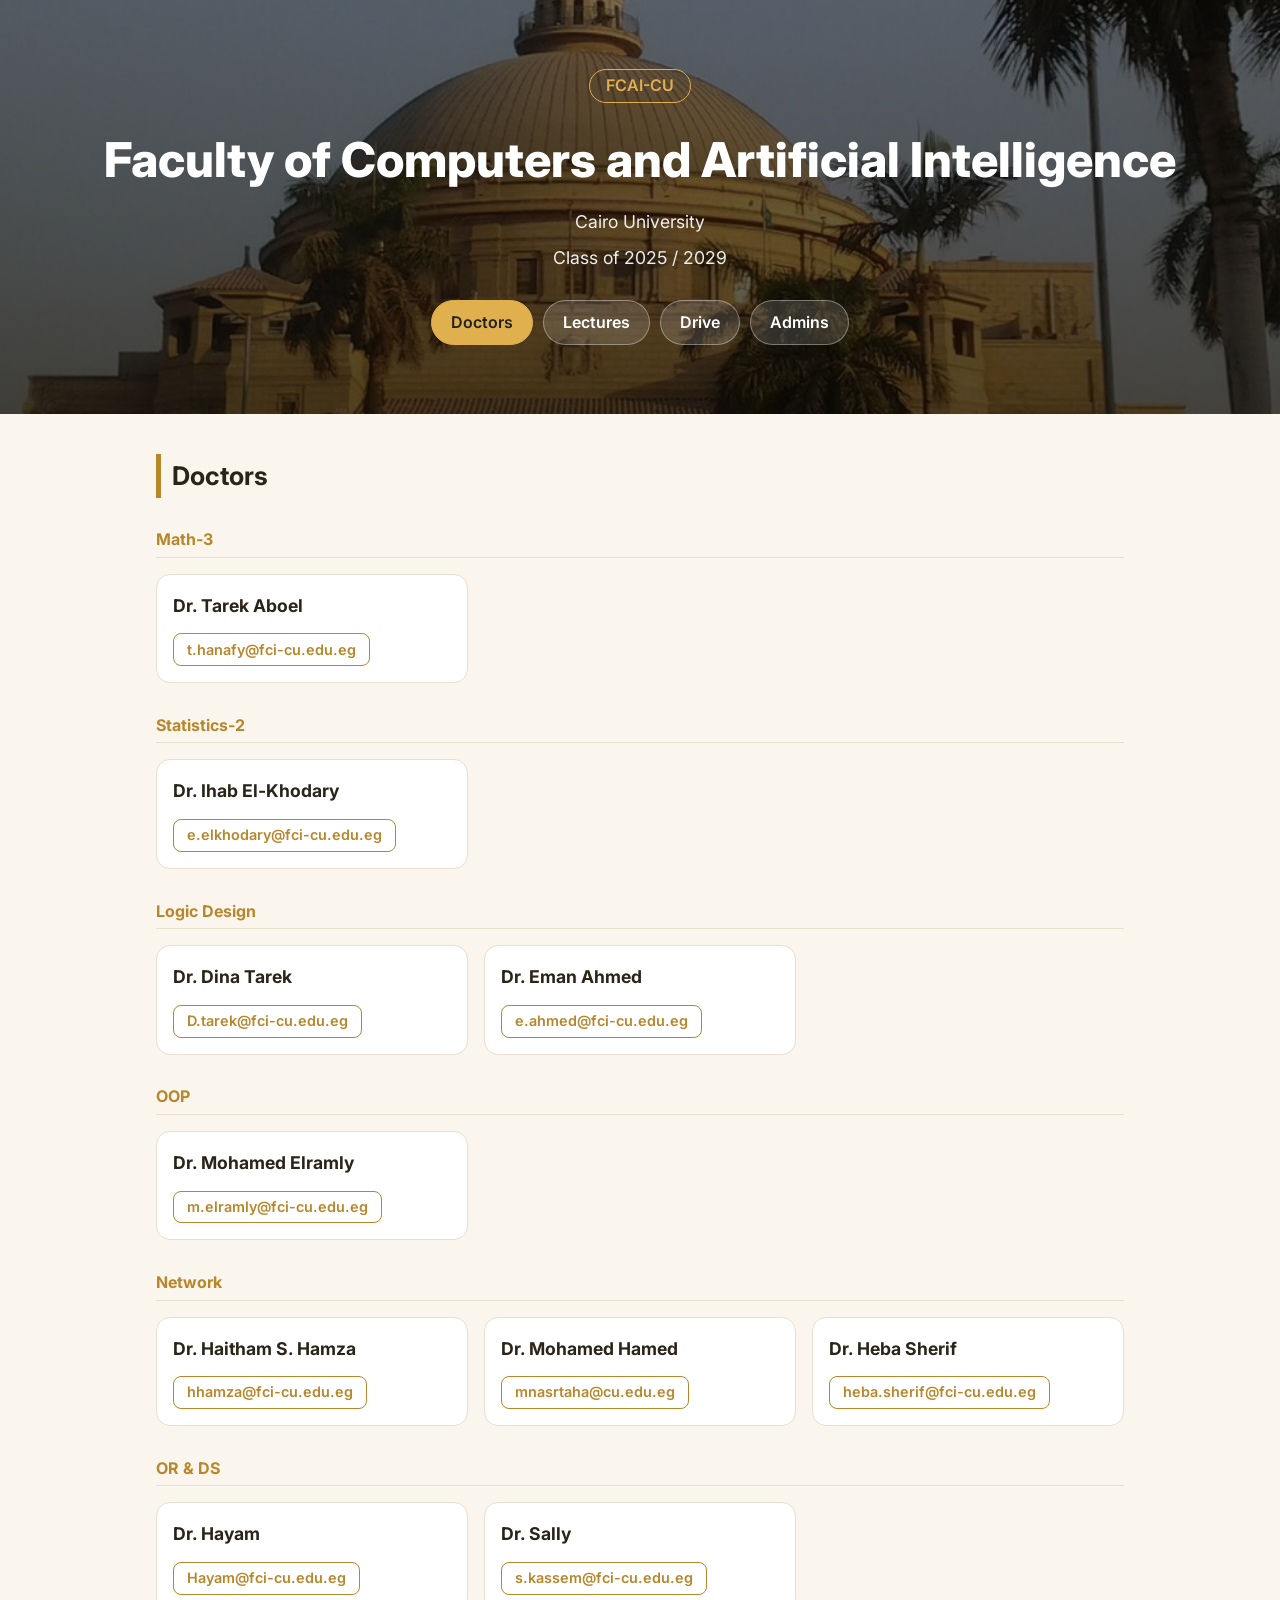
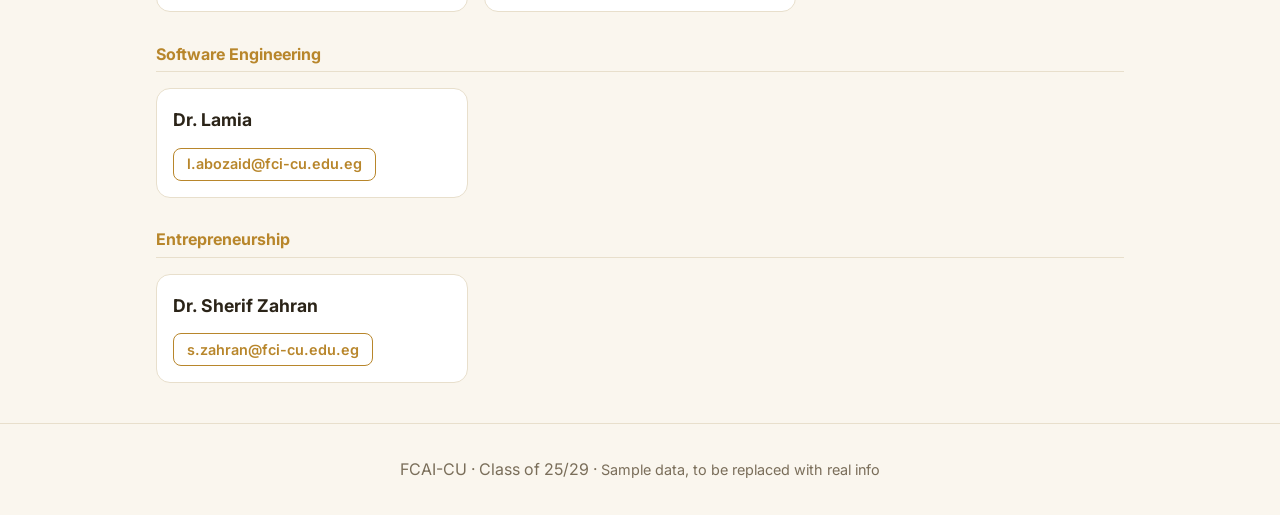
<file: index (2).html>
<!DOCTYPE html>
<html lang="en" dir="ltr">
<head>
<meta charset="utf-8">
<meta name="viewport" content="width=device-width, initial-scale=1, viewport-fit=cover">
<title>FCAI-CU | Class of 25/29</title>
<link href="https://fonts.googleapis.com/css2?family=Inter:wght@400;600;800&display=swap" rel="stylesheet">
<style>
:root{box-sizing:border-box;padding-top:env(safe-area-inset-top,0px);padding-bottom:env(safe-area-inset-bottom,0px);
--bg:#faf6ee;--card:#fff;--text:#2b2418;--muted:#7a6e5a;--accent:#b8862b;--line:#e8dfcc}
@media (prefers-color-scheme:dark){:root:not([data-theme="light"]){--bg:#17130c;--card:#221c11;--text:#f3ead6;--muted:#a99b80;--accent:#e0b04f;--line:#3a3120}}
:root[data-theme="dark"]{--bg:#17130c;--card:#221c11;--text:#f3ead6;--muted:#a99b80;--accent:#e0b04f;--line:#3a3120}
html{scroll-padding-top:env(safe-area-inset-top,0px);scroll-behavior:smooth}
*,*:before,*:after{box-sizing:inherit}
body{margin:0;background:var(--bg);color:var(--text);font-family:'Inter',system-ui,-apple-system,Segoe UI,Arial,sans-serif;line-height:1.7}
.hero{min-height:46vh;display:flex;flex-direction:column;justify-content:center;align-items:center;text-align:center;padding:2rem 1rem;color:#fff;
background:linear-gradient(rgba(10,8,4,.55),rgba(10,8,4,.7)),url([data-uri]) center/cover no-repeat}
.hero h1{font-size:clamp(1.6rem,5vw,3rem);margin:.2rem 0;font-weight:800}
.hero p{margin:.2rem 0;font-size:1.1rem;opacity:.92}
.badge{display:inline-block;border:1px solid #e0b04f;color:#e0b04f;padding:.15rem 1rem;border-radius:99px;font-weight:600;margin-bottom:.8rem}
nav{display:flex;gap:.6rem;flex-wrap:wrap;justify-content:center;margin-top:1.5rem}
nav a{background:rgba(255,255,255,.14);color:#fff;text-decoration:none;padding:.5rem 1.2rem;border-radius:99px;border:1px solid rgba(255,255,255,.35);font-weight:600}
nav a:hover{background:#e0b04f;color:#222}
main{max-width:1000px;margin:0 auto;padding:1rem}
section{padding:1.5rem 0;display:none}
section.on{display:block}
.grp{grid-column:1/-1;margin:.8rem 0 0;font-size:1rem;color:var(--accent);border-bottom:1px solid var(--line);padding-bottom:.2rem}
nav a.on{background:#e0b04f;color:#222;border-color:#e0b04f}
h2{font-size:1.6rem;margin:0 0 1rem;border-left:5px solid var(--accent);padding-left:.7rem}
.grid{display:grid;grid-template-columns:repeat(auto-fill,minmax(250px,1fr));gap:1rem}
.card{background:var(--card);border:1px solid var(--line);border-radius:14px;padding:1rem}
.card h3{margin:0 0 .2rem;font-size:1.1rem}
.card .sub{color:var(--muted);font-size:.95rem}
.btn{display:inline-block;margin-top:.6rem;margin-right:.4rem;color:var(--accent);font-weight:600;text-decoration:none;border:1px solid var(--accent);padding:.2rem .8rem;border-radius:8px;font-size:.9rem}
.tabs{display:flex;gap:.5rem;margin-bottom:1rem;flex-wrap:wrap}
.tabs button{font:inherit;background:var(--card);color:var(--text);border:1px solid var(--line);padding:.4rem 1.1rem;border-radius:99px;cursor:pointer}
.tabs button.on{background:var(--accent);color:#fff;border-color:var(--accent)}
footer{text-align:center;color:var(--muted);padding:2rem 1rem;border-top:1px solid var(--line)}
.note{color:var(--muted);font-size:.9rem}
</style>

</head>
<body>
<header class="hero">
  <span class="badge">FCAI-CU</span>
  <h1>Faculty of Computers and Artificial Intelligence</h1>
  <p>Cairo University</p>
  <p>Class of 2025 / 2029</p>
  <nav><a href="#doctors">Doctors</a><a href="#courses">Lectures</a><a href="#drive">Drive</a><a href="#admins">Admins</a></nav>
</header>
<main>
  <section id="doctors"><h2>Doctors</h2><div class="grid" id="docs"></div></section>
  <section id="courses"><h2>Lectures · Term 1, 2026/2027</h2><p class="note">Second Level. Sections and labs depend on your S-number (coming soon).</p><div class="tabs" id="tabs"></div><div class="grid" id="crs"></div></section>
  <section id="drive"><h2>Class Drive</h2><div class="card"><h3>Class of 25/29 Drive</h3><div class="sub">Lecture slides, notes, assignments and past exams.</div><a class="btn" href="https://drive.google.com/drive/folders/1n3KgYV0IJU8zsqvitfGdt4z3gk4gV-nd?usp=drive_link" target="_blank" rel="noopener">Open Google Drive</a></div></section>
  <section id="admins"><h2>Admins</h2><div class="grid" id="adm"></div></section>
</main>
<footer>FCAI-CU · Class of 25/29 · <span class="note">Sample data, to be replaced with real info</span></footer>
<script>
// ===== Edit data here =====
const doctors=[
 {"name": "Dr. Tarek Aboel", "course": "Math-3", "email": "t.hanafy@fci-cu.edu.eg"},
 {"name": "Dr. Ihab El-Khodary", "course": "Statistics-2", "email": "e.elkhodary@fci-cu.edu.eg"},
 {"name": "Dr. Dina Tarek", "course": "Logic Design", "email": "D.tarek@fci-cu.edu.eg"},
 {"name": "Dr. Eman Ahmed", "course": "Logic Design", "email": "e.ahmed@fci-cu.edu.eg"},
 {"name": "Dr. Mohamed Elramly", "course": "OOP", "email": "m.elramly@fci-cu.edu.eg"},
 {"name": "Dr. Haitham S. Hamza", "course": "Network", "email": "hhamza@fci-cu.edu.eg"},
 {"name": "Dr. Mohamed Hamed", "course": "Network", "email": "mnasrtaha@cu.edu.eg"},
 {"name": "Dr. Heba Sherif", "course": "Network", "email": "heba.sherif@fci-cu.edu.eg"},
 {"name": "Dr. Hayam", "course": "OR & DS", "email": "Hayam@fci-cu.edu.eg"},
 {"name": "Dr. Sally", "course": "OR & DS", "email": "s.kassem@fci-cu.edu.eg"},
 {"name": "Dr. Lamia", "course": "Software Engineering", "email": "l.abozaid@fci-cu.edu.eg"},
 {"name": "Dr. Sherif Zahran", "course": "Entrepreneurship", "email": "s.zahran@fci-cu.edu.eg"}
];
const admins=[
 {name:"Ali",role:"Admin",contact:"https://wa.me/201094025274",label:"WhatsApp · 01094025274"},
 {name:"Malak",role:"Admin",contact:"https://wa.me/201123258794",label:"WhatsApp · 01123258794"},
 {name:"Haya",role:"Admin",contact:"https://wa.me/201019821380",label:"WhatsApp · 01019821380"},
 {name:"Ziad",role:"Admin",contact:"https://wa.me/201109374374",label:"WhatsApp · 01109374374"},
 {name:"Sara",role:"Admin",contact:"https://wa.me/201020392327",label:"WhatsApp · 01020392327"}
];

const L=(day,time,course,doc,A,B,note)=>({day,time,course,doc,A,B,note});
const IF="I. Farag Hall",AS="Al-Shafei Hall";
const lectures=[
 L("Saturday","09:30 - 11:00","Entrepreneurship","Dr. Sherif Zahran",IF,AS),
 L("Sunday","11:15 - 12:45","Probability & Statistics-2","Prof. Ehab El-Khodary",IF,AS),
 L("Sunday","12:45 - 02:15","Object Oriented Programming","Dr. Mohamed El-Ramly",IF,AS),
 L("Sunday","02:30 - 04:00","Mathematics-3","Prof. Tarek Aboel-Enin",IF,AS),
 L("Monday","08:00 - 09:30","Intro to Operations Research & Decision Support","Dr. Sally Kasem & Dr. Hayam Gamal",AS,IF),
 L("Tuesday","08:00 - 09:30","Probability & Statistics-2","Prof. Ehab El-Khodary",IF,AS),
 L("Tuesday","09:30 - 11:00","Computer Network Technology","Prof. Haitham Safwat, Prof. Mohamed Hamed & Dr. Heba El-Sherif",IF,AS),
 L("Tuesday","12:45 - 02:15","Mathematics-3","Prof. Tarek Aboel-Enin",IF,AS),
 L("Wednesday","11:15 - 12:45","Computer Network Technology","Prof. Haitham Safwat, Prof. Mohamed Hamed & Dr. Heba El-Sherif",AS,IF),
 L("Wednesday","12:45 - 02:15","Intro to Operations Research & Decision Support","Dr. Sally Kasem & Dr. Hayam Gamal",AS,IF),
 L("Thursday","12:45 - 02:15","Object Oriented Programming","Dr. Mohamed El-Ramly",IF,AS)
];
const other=[
 L("Monday","12:45 - 04:00","Logic Design","Dr. Eman Ahmed & Dr. Dina Tarek",AS,AS,"From the 'Second Level - Second' table"),
 L("Wednesday","08:00 - 11:00","Intro to Software Engineering","Dr. Lamia Abo Zaid","Exam. Room 409","Exam. Room 409","From the 'Second Level - Retakes' table")
];

const E=s=>String(s).replace(/[&<>"]/g,c=>({"&":"&amp;","<":"&lt;",">":"&gt;",'"':"&quot;"}[c]));
const byCourse={};doctors.forEach(d=>(byCourse[d.course]=byCourse[d.course]||[]).push(d));
document.getElementById('docs').innerHTML=Object.keys(byCourse).map(c=>`<h3 class="grp">${E(c)}</h3>`+byCourse[c].map(d=>`<div class="card"><h3>${E(d.name)}</h3><a class="btn" href="mailto:${E(d.email)}">${E(d.email)}</a></div>`).join('')).join('');
document.getElementById('adm').innerHTML=admins.map(a=>`<div class="card"><h3>${E(a.name)}</h3><div class="sub">${E(a.role)}</div><a class="btn" href="${E(a.contact)}">${E(a.label)}</a></div>`).join('');
const groups=["Group A","Group B","Other tables"];let cur=groups[0];
function draw(){
 document.getElementById('tabs').innerHTML=groups.map(t=>`<button class="${t===cur?'on':''}" data-t="${E(t)}">${E(t)}</button>`).join('');
 const list=cur==="Other tables"?other:lectures;const k=cur==="Group B"?"B":"A";
 document.getElementById('crs').innerHTML=list.map(c=>`<div class="card"><h3>${E(c.course)}</h3><div class="sub"><b>${E(c.day)}</b> · ${E(c.time)}<br>${E(c[k])}<br>${E(c.doc)}${c.note?`<br><span class="note">${E(c.note)}</span>`:''}</div></div>`).join('');
 document.querySelectorAll('#tabs button').forEach(b=>b.onclick=()=>{cur=b.dataset.t;draw()});
}
draw();
const secs=["doctors","courses","drive","admins"];
function show(id){if(!secs.includes(id))id="doctors";secs.forEach(x=>{document.getElementById(x).classList.toggle('on',x===id);document.querySelector('nav a[href="#'+x+'"]').classList.toggle('on',x===id)});}
document.querySelectorAll('nav a').forEach(a=>a.addEventListener('click',e=>{e.preventDefault();const id=a.getAttribute('href').slice(1);show(id);document.querySelector('main').scrollIntoView({behavior:'smooth'})}));
show(location.hash.slice(1));
</script>

</body>
</html>
</file>
